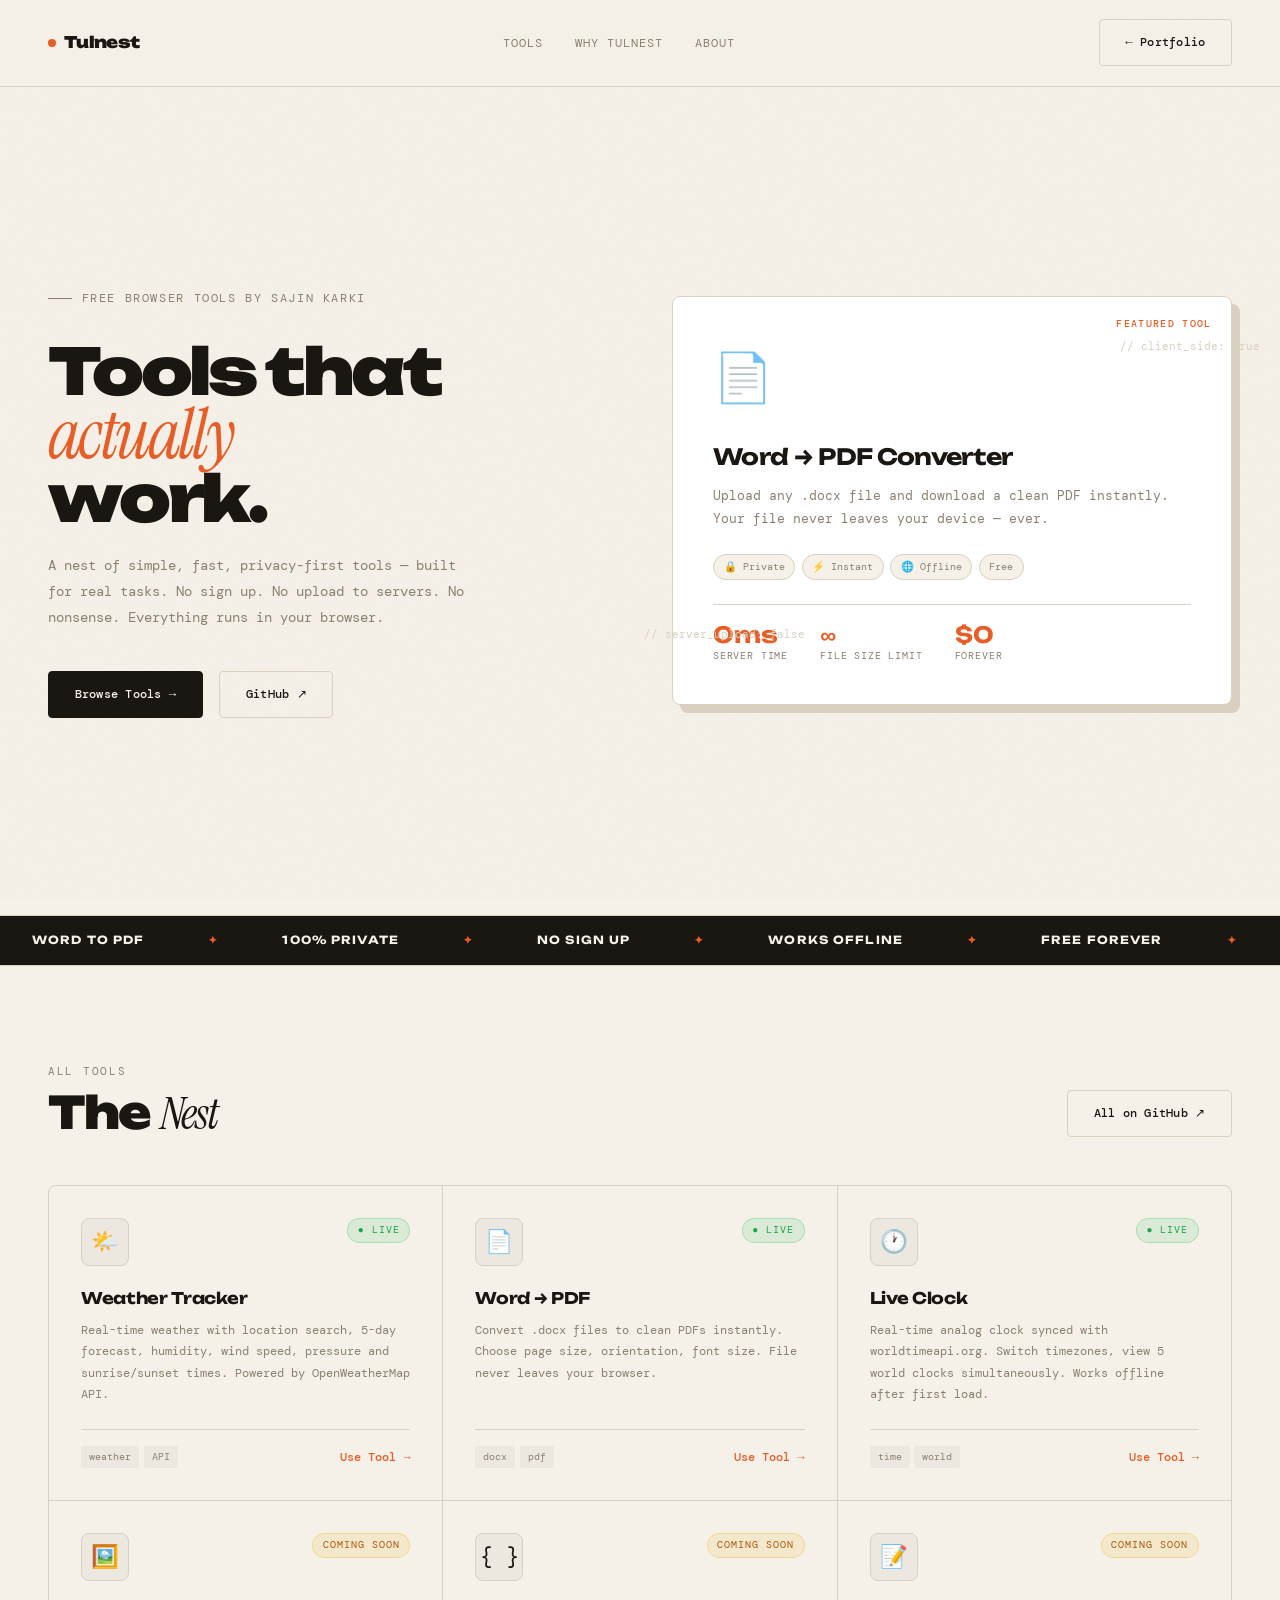
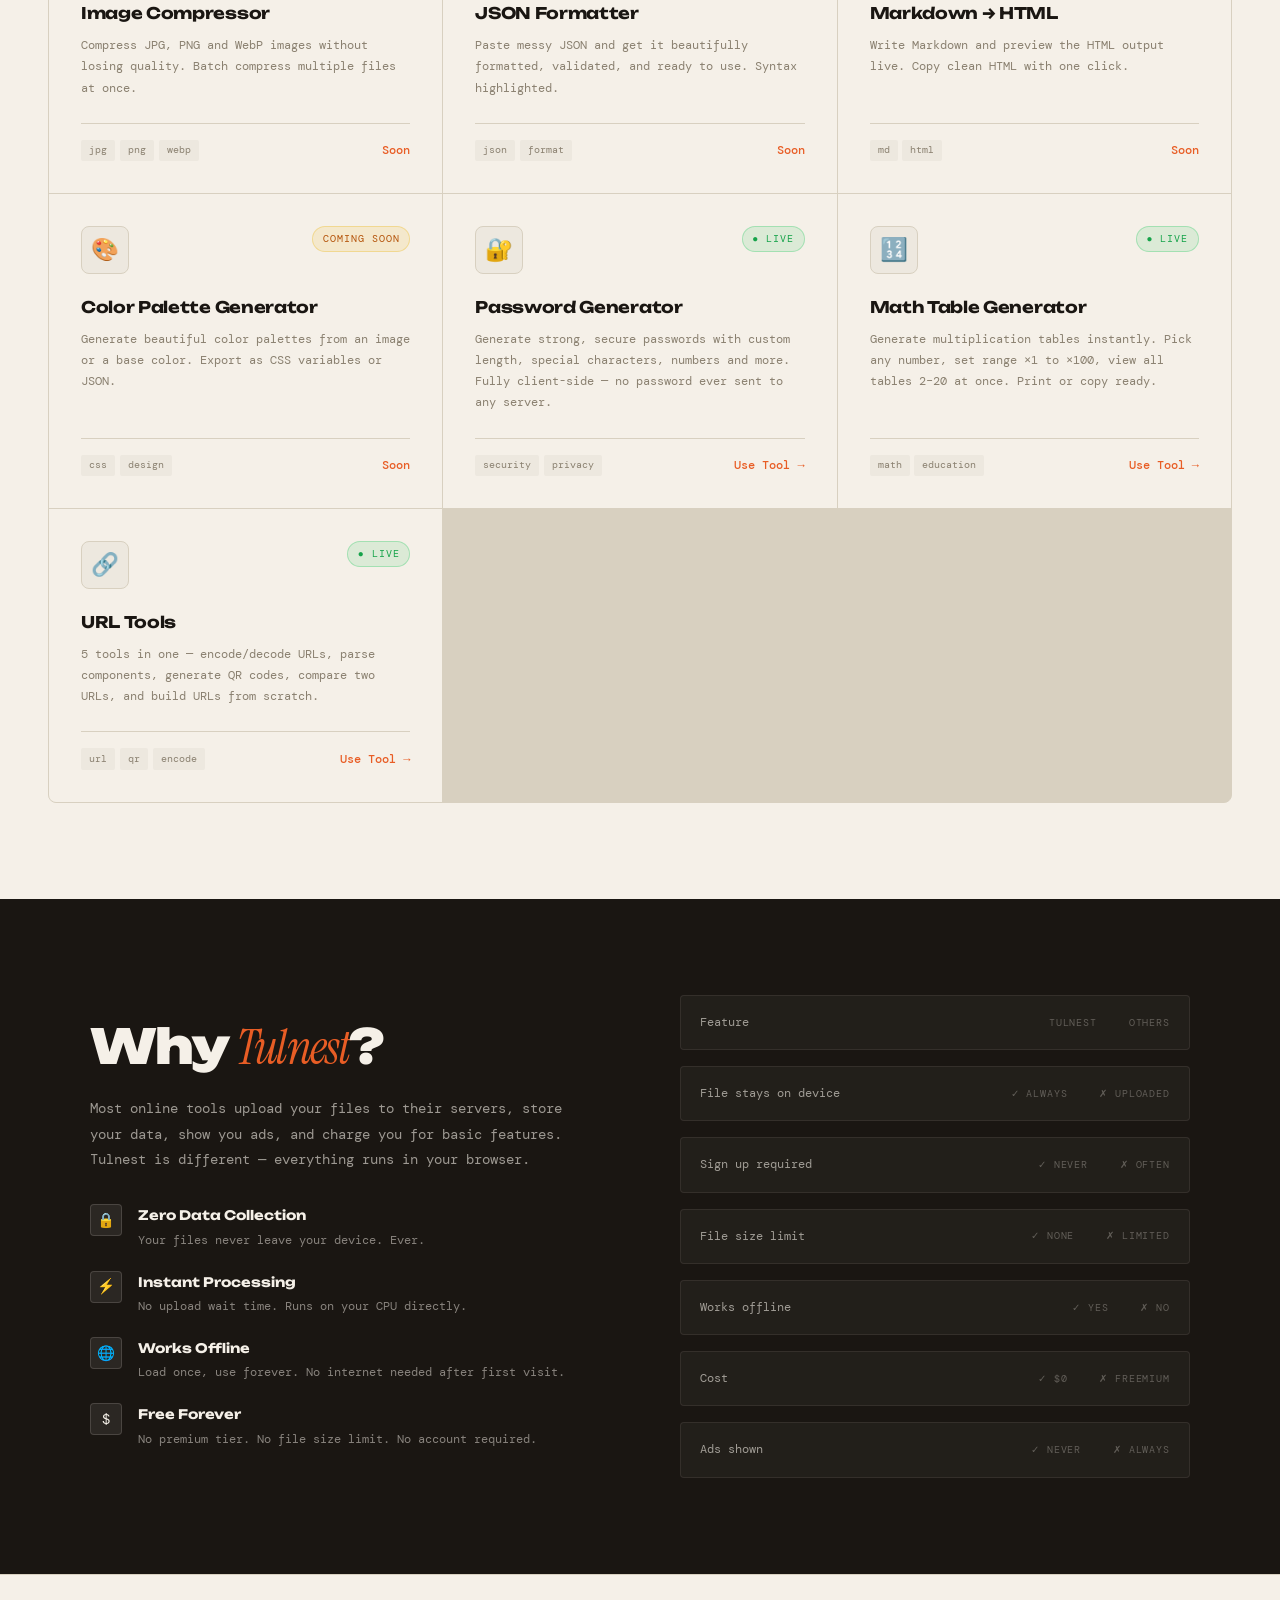
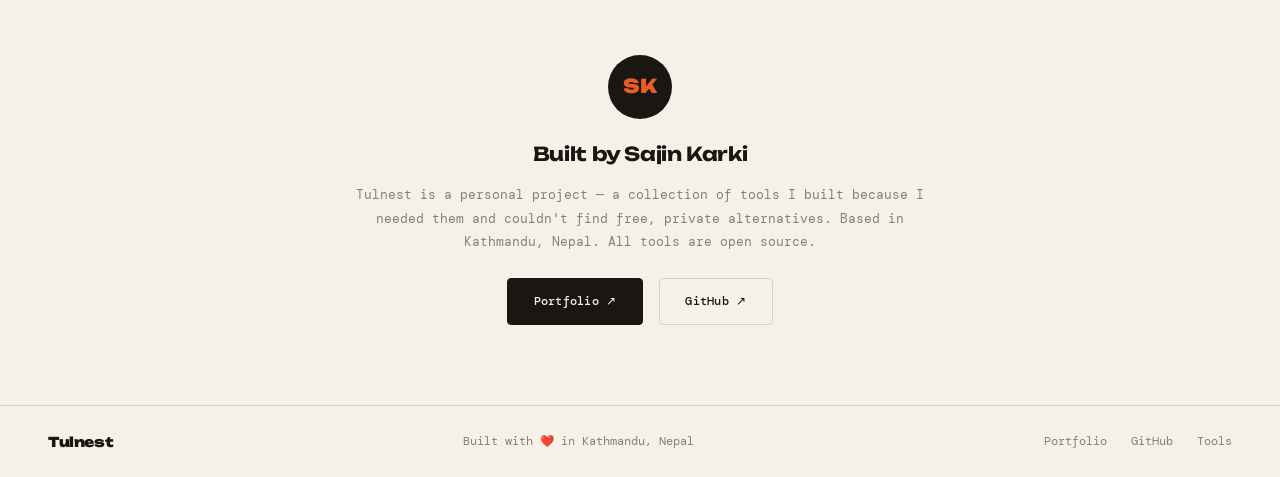
<file: tulnest/index.html>
<!DOCTYPE html>
<html lang="en">
<head>
  <meta charset="UTF-8"/>
  <meta name="viewport" content="width=device-width, initial-scale=1.0"/>
  <title>Tulnest — Tools That Work</title>
  <link href="https://fonts.googleapis.com/css2?family=Instrument+Serif:ital@0;1&family=DM+Mono:wght@300;400;500&family=Unbounded:wght@400;700;900&display=swap" rel="stylesheet"/>
  <style>
    :root {
      --bg: #f5f0e8;
      --bg2: #ede8df;
      --surface: #fff;
      --border: #d8d0c0;
      --text: #1a1612;
      --muted: #8a8070;
      --accent: #e85d25;
      --accent2: #2563eb;
      --font-display: 'Unbounded', sans-serif;
      --font-serif: 'Instrument Serif', serif;
      --font-mono: 'DM Mono', monospace;
      --radius: 4px;
      --transition: 0.2s cubic-bezier(0.4,0,0.2,1);
    }

    *, *::before, *::after { box-sizing: border-box; margin: 0; padding: 0; }
    html { scroll-behavior: smooth; }

    body {
      background: var(--bg);
      color: var(--text);
      font-family: var(--font-mono);
      font-size: 14px;
      line-height: 1.7;
      overflow-x: hidden;
    }

    a { color: inherit; text-decoration: none; }

    /* ── NOISE TEXTURE OVERLAY ── */
    body::before {
      content: '';
      position: fixed; inset: 0; z-index: 0;
      pointer-events: none;
      opacity: 0.03;
      background-image: url("data:image/svg+xml,%3Csvg viewBox='0 0 256 256' xmlns='http://www.w3.org/2000/svg'%3E%3Cfilter id='noise'%3E%3CfeTurbulence type='fractalNoise' baseFrequency='0.9' numOctaves='4' stitchTiles='stitch'/%3E%3C/filter%3E%3Crect width='100%25' height='100%25' filter='url(%23noise)'/%3E%3C/svg%3E");
      background-size: 200px;
    }

    /* ── NAV ── */
    .nav {
      position: sticky; top: 0; z-index: 100;
      display: flex; align-items: center;
      justify-content: space-between;
      padding: 1.2rem 3rem;
      background: rgba(245,240,232,0.92);
      backdrop-filter: blur(12px);
      border-bottom: 1px solid var(--border);
    }

    .nav-logo {
      font-family: var(--font-display);
      font-size: 1rem;
      font-weight: 900;
      letter-spacing: -0.04em;
      display: flex; align-items: center; gap: 0.5rem;
    }
    .nav-logo-dot {
      width: 8px; height: 8px;
      background: var(--accent);
      border-radius: 50%;
      animation: pulse 2s infinite;
    }

    .nav-links {
      display: flex; gap: 2rem; list-style: none;
    }
    .nav-links a {
      font-size: 0.75rem;
      letter-spacing: 0.08em;
      text-transform: uppercase;
      color: var(--muted);
      transition: color var(--transition);
    }
    .nav-links a:hover { color: var(--accent); }

    .nav-portfolio {
      font-size: 0.75rem;
      padding: 0.45rem 1rem;
      border: 1px solid var(--text);
      border-radius: var(--radius);
      transition: all var(--transition);
    }
    .nav-portfolio:hover {
      background: var(--text);
      color: var(--bg);
    }

    .nav-toggle {
      display: none;
      background: none; border: none;
      font-size: 1.3rem; cursor: pointer;
    }

    /* ── HERO ── */
    .hero {
      min-height: 92vh;
      display: grid;
      grid-template-columns: 1fr 1fr;
      align-items: center;
      padding: 5rem 3rem;
      position: relative;
      gap: 4rem;
    }

    .hero-left { position: relative; }

    .hero-eyebrow {
      display: inline-flex; align-items: center; gap: 0.6rem;
      font-size: 0.72rem;
      letter-spacing: 0.14em;
      text-transform: uppercase;
      color: var(--muted);
      margin-bottom: 2rem;
    }
    .hero-eyebrow::before {
      content: '';
      width: 24px; height: 1px;
      background: var(--muted);
    }

    .hero-title {
      font-family: var(--font-display);
      font-size: clamp(2.5rem, 5vw, 4.5rem);
      font-weight: 900;
      line-height: 0.95;
      letter-spacing: -0.05em;
      margin-bottom: 1.5rem;
    }

    .hero-title em {
      font-family: var(--font-serif);
      font-style: italic;
      font-weight: 400;
      color: var(--accent);
      font-size: 1.1em;
    }

    .hero-desc {
      font-size: 0.9rem;
      color: var(--muted);
      max-width: 420px;
      line-height: 1.8;
      margin-bottom: 2.5rem;
    }

    .hero-cta {
      display: flex; gap: 1rem; flex-wrap: wrap;
    }

    .btn {
      display: inline-flex; align-items: center; gap: 0.5rem;
      padding: 0.75rem 1.6rem;
      font-family: var(--font-mono);
      font-size: 0.78rem;
      font-weight: 500;
      border-radius: var(--radius);
      cursor: pointer;
      transition: all var(--transition);
      border: 1px solid transparent;
      letter-spacing: 0.02em;
    }
    .btn-primary {
      background: var(--text);
      color: var(--bg);
      border-color: var(--text);
    }
    .btn-primary:hover {
      background: var(--accent);
      border-color: var(--accent);
    }
    .btn-outline {
      background: transparent;
      border-color: var(--border);
      color: var(--text);
    }
    .btn-outline:hover {
      border-color: var(--text);
    }

    /* Hero Right — Featured Tool Card */
    .hero-right {
      position: relative;
    }

    .hero-featured-card {
      background: var(--surface);
      border: 1px solid var(--border);
      border-radius: 8px;
      padding: 2.5rem;
      box-shadow: 8px 8px 0 var(--border);
      position: relative;
      overflow: hidden;
      animation: fadeUp 0.8s ease both 0.3s;
    }

    .hero-featured-card::before {
      content: 'FEATURED TOOL';
      position: absolute; top: 1.2rem; right: 1.2rem;
      font-size: 0.6rem;
      letter-spacing: 0.14em;
      color: var(--accent);
      font-weight: 500;
    }

    .featured-tool-icon {
      font-size: 3rem; margin-bottom: 1.2rem;
      display: block;
    }

    .featured-tool-name {
      font-family: var(--font-display);
      font-size: 1.4rem;
      font-weight: 700;
      letter-spacing: -0.03em;
      margin-bottom: 0.6rem;
    }

    .featured-tool-desc {
      font-size: 0.82rem;
      color: var(--muted);
      line-height: 1.7;
      margin-bottom: 1.5rem;
    }

    .featured-tool-tags {
      display: flex; gap: 0.4rem; flex-wrap: wrap;
      margin-bottom: 1.5rem;
    }
    .featured-tool-tags span {
      font-size: 0.65rem;
      padding: 0.2rem 0.6rem;
      background: var(--bg);
      border: 1px solid var(--border);
      border-radius: 999px;
      color: var(--muted);
    }

    .featured-tool-stats {
      display: flex; gap: 2rem;
      padding-top: 1.2rem;
      border-top: 1px solid var(--border);
    }
    .stat { display: flex; flex-direction: column; }
    .stat-num {
      font-family: var(--font-display);
      font-size: 1.4rem;
      font-weight: 700;
      color: var(--accent);
      line-height: 1;
    }
    .stat-label {
      font-size: 0.65rem;
      color: var(--muted);
      text-transform: uppercase;
      letter-spacing: 0.08em;
    }

    /* Floating decorative elements */
    .hero-deco {
      position: absolute;
      font-family: var(--font-mono);
      font-size: 0.7rem;
      color: var(--border);
      pointer-events: none;
    }
    .hero-deco-1 { top: 10%; right: -5%; }
    .hero-deco-2 { bottom: 15%; left: -5%; }

    /* ── MARQUEE ── */
    .marquee-wrap {
      border-top: 1px solid var(--border);
      border-bottom: 1px solid var(--border);
      background: var(--text);
      padding: 0.8rem 0;
      overflow: hidden;
      white-space: nowrap;
    }
    .marquee-track {
      display: inline-flex;
      animation: marquee 20s linear infinite;
    }
    .marquee-track span {
      font-family: var(--font-display);
      font-size: 0.7rem;
      font-weight: 700;
      letter-spacing: 0.1em;
      color: var(--bg);
      padding: 0 2rem;
      text-transform: uppercase;
    }
    .marquee-track span.accent { color: var(--accent); }

    /* ── TOOLS SECTION ── */
    .section {
      padding: 6rem 3rem;
      position: relative;
    }

    .section-header {
      display: flex;
      justify-content: space-between;
      align-items: flex-end;
      margin-bottom: 3rem;
    }

    .section-label {
      font-size: 0.68rem;
      letter-spacing: 0.16em;
      text-transform: uppercase;
      color: var(--muted);
      margin-bottom: 0.6rem;
    }

    .section-title {
      font-family: var(--font-display);
      font-size: clamp(1.8rem, 4vw, 2.8rem);
      font-weight: 900;
      letter-spacing: -0.04em;
      line-height: 1;
    }

    .section-title em {
      font-family: var(--font-serif);
      font-style: italic;
      font-weight: 400;
    }

    .tools-grid {
      display: grid;
      grid-template-columns: repeat(3, 1fr);
      gap: 1px;
      border: 1px solid var(--border);
      background: var(--border);
      border-radius: 8px;
      overflow: hidden;
    }

    .tool-card {
      background: var(--bg);
      padding: 2rem;
      transition: background var(--transition);
      position: relative;
      display: flex;
      flex-direction: column;
    }

    .tool-card:hover { background: var(--surface); }

    .tool-card-top {
      display: flex;
      justify-content: space-between;
      align-items: flex-start;
      margin-bottom: 1.2rem;
    }

    .tool-icon {
      width: 48px; height: 48px;
      background: var(--bg2);
      border: 1px solid var(--border);
      border-radius: 8px;
      display: flex; align-items: center;
      justify-content: center;
      font-size: 1.4rem;
    }

    .tool-status {
      font-size: 0.62rem;
      letter-spacing: 0.1em;
      text-transform: uppercase;
      padding: 0.2rem 0.6rem;
      border-radius: 999px;
    }
    .tool-status.live {
      background: rgba(34,197,94,0.12);
      color: #16a34a;
      border: 1px solid rgba(34,197,94,0.3);
    }
    .tool-status.soon {
      background: rgba(234,179,8,0.12);
      color: #b45309;
      border: 1px solid rgba(234,179,8,0.3);
    }

    .tool-name {
      font-family: var(--font-display);
      font-size: 1rem;
      font-weight: 700;
      letter-spacing: -0.02em;
      margin-bottom: 0.5rem;
    }

    .tool-desc {
      font-size: 0.78rem;
      color: var(--muted);
      line-height: 1.7;
      flex: 1;
      margin-bottom: 1.5rem;
    }

    .tool-footer {
      display: flex;
      justify-content: space-between;
      align-items: center;
      padding-top: 1rem;
      border-top: 1px solid var(--border);
    }

    .tool-tags {
      display: flex; gap: 0.3rem;
    }
    .tool-tags span {
      font-size: 0.62rem;
      color: var(--muted);
      padding: 0.15rem 0.5rem;
      background: var(--bg2);
      border-radius: 2px;
    }

    .tool-link {
      font-size: 0.75rem;
      color: var(--accent);
      font-weight: 500;
      transition: gap var(--transition);
      display: flex; align-items: center; gap: 0.3rem;
    }
    .tool-link:hover { gap: 0.6rem; }

    .tool-card.coming-soon {
      opacity: 0.6;
      pointer-events: none;
    }

    /* ── WHY TULNEST ── */
    .why-section {
      background: var(--text);
      color: var(--bg);
      padding: 6rem 3rem;
    }

    .why-grid {
      display: grid;
      grid-template-columns: 1fr 1fr;
      gap: 5rem;
      align-items: center;
      max-width: 1100px;
      margin: 0 auto;
    }

    .why-left h2 {
      font-family: var(--font-display);
      font-size: clamp(2rem, 4vw, 3rem);
      font-weight: 900;
      letter-spacing: -0.04em;
      line-height: 1;
      margin-bottom: 1.5rem;
    }

    .why-left h2 em {
      font-family: var(--font-serif);
      font-style: italic;
      font-weight: 400;
      color: var(--accent);
    }

    .why-left p {
      font-size: 0.88rem;
      color: rgba(245,240,232,0.6);
      line-height: 1.8;
      margin-bottom: 2rem;
    }

    .why-points {
      display: flex; flex-direction: column; gap: 1.2rem;
    }

    .why-point {
      display: flex; gap: 1rem; align-items: flex-start;
    }

    .why-point-icon {
      width: 32px; height: 32px;
      background: rgba(245,240,232,0.08);
      border: 1px solid rgba(245,240,232,0.15);
      border-radius: 4px;
      display: flex; align-items: center;
      justify-content: center;
      font-size: 0.9rem;
      flex-shrink: 0;
    }

    .why-point-text h4 {
      font-family: var(--font-display);
      font-size: 0.82rem;
      font-weight: 700;
      margin-bottom: 0.2rem;
    }

    .why-point-text p {
      font-size: 0.75rem;
      color: rgba(245,240,232,0.5);
      margin: 0;
    }

    .why-right {
      display: flex; flex-direction: column; gap: 1rem;
    }

    .compare-row {
      display: flex; align-items: center;
      justify-content: space-between;
      padding: 1rem 1.2rem;
      background: rgba(245,240,232,0.04);
      border: 1px solid rgba(245,240,232,0.08);
      border-radius: 4px;
      font-size: 0.78rem;
    }

    .compare-label { color: rgba(245,240,232,0.6); }

    .compare-vals {
      display: flex; gap: 2rem;
    }

    .compare-val {
      display: flex; flex-direction: column;
      align-items: center; gap: 0.2rem;
    }

    .compare-val span:first-child {
      font-size: 0.65rem;
      color: rgba(245,240,232,0.3);
      text-transform: uppercase;
      letter-spacing: 0.08em;
    }

    .yes { color: #4ade80; }
    .no { color: #f87171; }

    /* ── BY SAJIN ── */
    .by-section {
      padding: 5rem 3rem;
      border-top: 1px solid var(--border);
    }

    .by-inner {
      max-width: 600px;
      margin: 0 auto;
      text-align: center;
    }

    .by-avatar {
      width: 64px; height: 64px;
      background: var(--text);
      border-radius: 50%;
      margin: 0 auto 1.2rem;
      display: flex; align-items: center;
      justify-content: center;
      font-family: var(--font-display);
      font-size: 1.2rem;
      font-weight: 900;
      color: var(--accent);
    }

    .by-inner h3 {
      font-family: var(--font-display);
      font-size: 1.2rem;
      font-weight: 700;
      letter-spacing: -0.02em;
      margin-bottom: 0.8rem;
    }

    .by-inner p {
      font-size: 0.82rem;
      color: var(--muted);
      line-height: 1.8;
      margin-bottom: 1.5rem;
    }

    /* ── FOOTER ── */
    .footer {
      padding: 1.5rem 3rem;
      border-top: 1px solid var(--border);
      display: flex;
      justify-content: space-between;
      align-items: center;
      font-size: 0.72rem;
      color: var(--muted);
    }

    .footer a { transition: color var(--transition); }
    .footer a:hover { color: var(--accent); }

    .footer-logo {
      font-family: var(--font-display);
      font-size: 0.85rem;
      font-weight: 900;
      color: var(--text);
      letter-spacing: -0.03em;
    }

    /* ── ANIMATIONS ── */
    @keyframes fadeUp {
      from { opacity: 0; transform: translateY(20px); }
      to { opacity: 1; transform: translateY(0); }
    }

    @keyframes pulse {
      0%, 100% { transform: scale(1); opacity: 1; }
      50% { transform: scale(1.4); opacity: 0.6; }
    }

    @keyframes marquee {
      from { transform: translateX(0); }
      to { transform: translateX(-50%); }
    }

    .reveal {
      opacity: 0; transform: translateY(16px);
      transition: opacity 0.5s ease, transform 0.5s ease;
    }
    .reveal.visible { opacity: 1; transform: none; }

    /* ── RESPONSIVE ── */
    @media (max-width: 960px) {
      .hero { grid-template-columns: 1fr; min-height: auto; }
      .hero-right { display: none; }
      .tools-grid { grid-template-columns: 1fr 1fr; }
      .why-grid { grid-template-columns: 1fr; gap: 3rem; }
    }

    @media (max-width: 600px) {
      .nav { padding: 1rem 1.2rem; }
      .nav-links { display: none; }
      .nav-links.open {
        display: flex; flex-direction: column;
        position: fixed; inset: 0; top: 58px;
        background: var(--bg);
        align-items: center; justify-content: center;
        gap: 2rem; z-index: 99;
      }
      .nav-toggle { display: block; }
      .hero { padding: 3rem 1.2rem; }
      .section { padding: 4rem 1.2rem; }
      .why-section { padding: 4rem 1.2rem; }
      .tools-grid { grid-template-columns: 1fr; }
      .footer { flex-direction: column; gap: 0.8rem; text-align: center; }
    }
  </style>
</head>
<body>

  <!-- NAV -->
  <nav class="nav">
    <div class="nav-logo">
      <span class="nav-logo-dot"></span>
      Tulnest
    </div>
    <ul class="nav-links" id="navLinks">
      <li><a href="#tools">Tools</a></li>
      <li><a href="#why">Why Tulnest</a></li>
      <li><a href="#about">About</a></li>
    </ul>
    <a href="https://sajinkarki.github.io" class="nav-portfolio btn-outline btn">← Portfolio</a>
    <button class="nav-toggle" id="navToggle">☰</button>
  </nav>

  <!-- HERO -->
  <section class="hero">
    <div class="hero-left">
      <div class="hero-eyebrow">Free browser tools by Sajin Karki</div>
      <h1 class="hero-title">
        Tools that<br/>
        <em>actually</em><br/>
        work.
      </h1>
      <p class="hero-desc">
        A nest of simple, fast, privacy-first tools —
        built for real tasks. No sign up. No upload to servers.
        No nonsense. Everything runs in your browser.
      </p>
      <div class="hero-cta">
        <a href="#tools" class="btn btn-primary">Browse Tools →</a>
        <a href="https://github.com/sajinkarki" class="btn btn-outline" target="_blank">GitHub ↗</a>
      </div>
    </div>

    <div class="hero-right">
      <div class="hero-featured-card">
        <span class="featured-tool-icon">📄</span>
        <div class="featured-tool-name">Word → PDF Converter</div>
        <p class="featured-tool-desc">
          Upload any .docx file and download a clean PDF instantly.
          Your file never leaves your device — ever.
        </p>
        <div class="featured-tool-tags">
          <span>🔒 Private</span>
          <span>⚡ Instant</span>
          <span>🌐 Offline</span>
          <span>Free</span>
        </div>
        <div class="featured-tool-stats">
          <div class="stat">
            <span class="stat-num">0ms</span>
            <span class="stat-label">Server time</span>
          </div>
          <div class="stat">
            <span class="stat-num">∞</span>
            <span class="stat-label">File size limit</span>
          </div>
          <div class="stat">
            <span class="stat-num">$0</span>
            <span class="stat-label">Forever</span>
          </div>
        </div>
      </div>
      <div class="hero-deco hero-deco-1">// client_side: true</div>
      <div class="hero-deco hero-deco-2">// server_upload: false</div>
    </div>
  </section>

  <!-- MARQUEE -->
  <div class="marquee-wrap">
    <div class="marquee-track">
      <span>Word to PDF</span><span class="accent">✦</span>
      <span>100% Private</span><span class="accent">✦</span>
      <span>No Sign Up</span><span class="accent">✦</span>
      <span>Works Offline</span><span class="accent">✦</span>
      <span>Free Forever</span><span class="accent">✦</span>
      <span>Built in Nepal</span><span class="accent">✦</span>
      <span>Open Source</span><span class="accent">✦</span>
      <span>Word to PDF</span><span class="accent">✦</span>
      <span>100% Private</span><span class="accent">✦</span>
      <span>No Sign Up</span><span class="accent">✦</span>
      <span>Works Offline</span><span class="accent">✦</span>
      <span>Free Forever</span><span class="accent">✦</span>
      <span>Built in Nepal</span><span class="accent">✦</span>
      <span>Open Source</span><span class="accent">✦</span>
    </div>
  </div>

  <!-- TOOLS -->
  <section class="section" id="tools">
    <div class="section-header reveal">
      <div>
        <div class="section-label">All Tools</div>
        <h2 class="section-title">The <em>Nest</em></h2>
      </div>
      <a href="https://github.com/sajinkarki" class="btn btn-outline" target="_blank">All on GitHub ↗</a>
    </div>

    <div class="tools-grid">

      <!-- Tool 1 — Weather Tracker (LIVE) -->
      <div class="tool-card reveal">
        <div class="tool-card-top">
          <div class="tool-icon">🌤️</div>
          <span class="tool-status live">● Live</span>
        </div>
        <div class="tool-name">Weather Tracker</div>
        <p class="tool-desc">
          Real-time weather with location search, 5-day forecast,
          humidity, wind speed, pressure and sunrise/sunset times.
          Powered by OpenWeatherMap API.
        </p>
        <div class="tool-footer">
          <div class="tool-tags">
            <span>weather</span><span>API</span>
          </div>
          <a href="tools/weather-tracker/" class="tool-link">
            Use Tool →
          </a>
        </div>
      </div>

      <!-- Tool 2 — Word to PDF (LIVE) -->
      <div class="tool-card reveal">
        <div class="tool-card-top">
          <div class="tool-icon">📄</div>
          <span class="tool-status live">● Live</span>
        </div>
        <div class="tool-name">Word → PDF</div>
        <p class="tool-desc">
          Convert .docx files to clean PDFs instantly.
          Choose page size, orientation, font size.
          File never leaves your browser.
        </p>
        <div class="tool-footer">
          <div class="tool-tags">
            <span>docx</span><span>pdf</span>
          </div>
          <a href="tools/word-to-pdf/" class="tool-link">
            Use Tool →
          </a>
        </div>
      </div>

      <!-- Tool 2 — Live Clock (LIVE) -->
      <div class="tool-card reveal">
        <div class="tool-card-top">
          <div class="tool-icon">🕐</div>
          <span class="tool-status live">● Live</span>
        </div>
        <div class="tool-name">Live Clock</div>
        <p class="tool-desc">
          Real-time analog clock synced with worldtimeapi.org.
          Switch timezones, view 5 world clocks simultaneously.
          Works offline after first load.
        </p>
        <div class="tool-footer">
          <div class="tool-tags">
            <span>time</span><span>world</span>
          </div>
          <a href="tools/live-clock/" class="tool-link">
            Use Tool →
          </a>
        </div>
      </div>

      <!-- Tool 3 — Image Compressor (Coming Soon) -->
      <div class="tool-card coming-soon reveal">
        <div class="tool-card-top">
          <div class="tool-icon">🖼️</div>
          <span class="tool-status soon">Coming Soon</span>
        </div>
        <div class="tool-name">Image Compressor</div>
        <p class="tool-desc">
          Compress JPG, PNG and WebP images without losing quality.
          Batch compress multiple files at once.
        </p>
        <div class="tool-footer">
          <div class="tool-tags">
            <span>jpg</span><span>png</span><span>webp</span>
          </div>
          <span class="tool-link">Soon</span>
        </div>
      </div>

      <!-- Tool 3 — JSON Formatter (Coming Soon) -->
      <div class="tool-card coming-soon reveal">
        <div class="tool-card-top">
          <div class="tool-icon">{ }</div>
          <span class="tool-status soon">Coming Soon</span>
        </div>
        <div class="tool-name">JSON Formatter</div>
        <p class="tool-desc">
          Paste messy JSON and get it beautifully formatted,
          validated, and ready to use. Syntax highlighted.
        </p>
        <div class="tool-footer">
          <div class="tool-tags">
            <span>json</span><span>format</span>
          </div>
          <span class="tool-link">Soon</span>
        </div>
      </div>

      <!-- Tool 4 — Markdown to HTML (Coming Soon) -->
      <div class="tool-card coming-soon reveal">
        <div class="tool-card-top">
          <div class="tool-icon">📝</div>
          <span class="tool-status soon">Coming Soon</span>
        </div>
        <div class="tool-name">Markdown → HTML</div>
        <p class="tool-desc">
          Write Markdown and preview the HTML output live.
          Copy clean HTML with one click.
        </p>
        <div class="tool-footer">
          <div class="tool-tags">
            <span>md</span><span>html</span>
          </div>
          <span class="tool-link">Soon</span>
        </div>
      </div>

      <!-- Tool 5 — Color Picker (Coming Soon) -->
      <div class="tool-card coming-soon reveal">
        <div class="tool-card-top">
          <div class="tool-icon">🎨</div>
          <span class="tool-status soon">Coming Soon</span>
        </div>
        <div class="tool-name">Color Palette Generator</div>
        <p class="tool-desc">
          Generate beautiful color palettes from an image or
          a base color. Export as CSS variables or JSON.
        </p>
        <div class="tool-footer">
          <div class="tool-tags">
            <span>css</span><span>design</span>
          </div>
          <span class="tool-link">Soon</span>
        </div>
      </div>

      <!-- Tool 6 — Password Generator (LIVE) -->
      <div class="tool-card reveal">
        <div class="tool-card-top">
          <div class="tool-icon">🔐</div>
          <span class="tool-status live">● Live</span>
        </div>
        <div class="tool-name">Password Generator</div>
        <p class="tool-desc">
          Generate strong, secure passwords with custom length,
          special characters, numbers and more.
          Fully client-side — no password ever sent to any server.
        </p>
        <div class="tool-footer">
          <div class="tool-tags">
            <span>security</span><span>privacy</span>
          </div>
          <a href="tools/password-generator/" class="tool-link">Use Tool →</a>
        </div>
      </div>

      <!-- Tool 7 — Math Table Generator (LIVE) -->
      <div class="tool-card reveal">
        <div class="tool-card-top">
          <div class="tool-icon">🔢</div>
          <span class="tool-status live">● Live</span>
        </div>
        <div class="tool-name">Math Table Generator</div>
        <p class="tool-desc">
          Generate multiplication tables instantly. Pick any number,
          set range ×1 to ×100, view all tables 2–20 at once.
          Print or copy ready.
        </p>
        <div class="tool-footer">
          <div class="tool-tags">
            <span>math</span><span>education</span>
          </div>
          <a href="tools/math-table/" class="tool-link">Use Tool →</a>
        </div>
      </div>

      <!-- Tool 8 — URL Tools (LIVE) -->
      <div class="tool-card reveal">
        <div class="tool-card-top">
          <div class="tool-icon">🔗</div>
          <span class="tool-status live">● Live</span>
        </div>
        <div class="tool-name">URL Tools</div>
        <p class="tool-desc">
          5 tools in one — encode/decode URLs, parse components,
          generate QR codes, compare two URLs, and build URLs from scratch.
        </p>
        <div class="tool-footer">
          <div class="tool-tags">
            <span>url</span><span>qr</span><span>encode</span>
          </div>
          <a href="tools/url-tools/" class="tool-link">Use Tool →</a>
        </div>
      </div>

    </div>
  </section>

  <!-- WHY TULNEST -->
  <section class="why-section" id="why">
    <div class="why-grid">
      <div class="why-left reveal">
        <h2>Why <em>Tulnest</em>?</h2>
        <p>
          Most online tools upload your files to their servers,
          store your data, show you ads, and charge you for basic features.
          Tulnest is different — everything runs in your browser.
        </p>
        <div class="why-points">
          <div class="why-point">
            <div class="why-point-icon">🔒</div>
            <div class="why-point-text">
              <h4>Zero Data Collection</h4>
              <p>Your files never leave your device. Ever.</p>
            </div>
          </div>
          <div class="why-point">
            <div class="why-point-icon">⚡</div>
            <div class="why-point-text">
              <h4>Instant Processing</h4>
              <p>No upload wait time. Runs on your CPU directly.</p>
            </div>
          </div>
          <div class="why-point">
            <div class="why-point-icon">🌐</div>
            <div class="why-point-text">
              <h4>Works Offline</h4>
              <p>Load once, use forever. No internet needed after first visit.</p>
            </div>
          </div>
          <div class="why-point">
            <div class="why-point-icon">$</div>
            <div class="why-point-text">
              <h4>Free Forever</h4>
              <p>No premium tier. No file size limit. No account required.</p>
            </div>
          </div>
        </div>
      </div>

      <div class="why-right reveal">
        <div class="compare-row">
          <span class="compare-label">Feature</span>
          <div class="compare-vals">
            <div class="compare-val">
              <span>Tulnest</span>
            </div>
            <div class="compare-val">
              <span>Others</span>
            </div>
          </div>
        </div>
        <div class="compare-row">
          <span class="compare-label">File stays on device</span>
          <div class="compare-vals">
            <div class="compare-val"><span class="yes">✓ Always</span></div>
            <div class="compare-val"><span class="no">✗ Uploaded</span></div>
          </div>
        </div>
        <div class="compare-row">
          <span class="compare-label">Sign up required</span>
          <div class="compare-vals">
            <div class="compare-val"><span class="yes">✓ Never</span></div>
            <div class="compare-val"><span class="no">✗ Often</span></div>
          </div>
        </div>
        <div class="compare-row">
          <span class="compare-label">File size limit</span>
          <div class="compare-vals">
            <div class="compare-val"><span class="yes">✓ None</span></div>
            <div class="compare-val"><span class="no">✗ Limited</span></div>
          </div>
        </div>
        <div class="compare-row">
          <span class="compare-label">Works offline</span>
          <div class="compare-vals">
            <div class="compare-val"><span class="yes">✓ Yes</span></div>
            <div class="compare-val"><span class="no">✗ No</span></div>
          </div>
        </div>
        <div class="compare-row">
          <span class="compare-label">Cost</span>
          <div class="compare-vals">
            <div class="compare-val"><span class="yes">✓ $0</span></div>
            <div class="compare-val"><span class="no">✗ Freemium</span></div>
          </div>
        </div>
        <div class="compare-row">
          <span class="compare-label">Ads shown</span>
          <div class="compare-vals">
            <div class="compare-val"><span class="yes">✓ Never</span></div>
            <div class="compare-val"><span class="no">✗ Always</span></div>
          </div>
        </div>
      </div>
    </div>
  </section>

  <!-- ABOUT / BY SAJIN -->
  <section class="by-section" id="about">
    <div class="by-inner reveal">
      <div class="by-avatar">SK</div>
      <h3>Built by Sajin Karki</h3>
      <p>
        Tulnest is a personal project — a collection of tools I built
        because I needed them and couldn't find free, private alternatives.
        Based in Kathmandu, Nepal. All tools are open source.
      </p>
      <div style="display:flex; gap:1rem; justify-content:center; flex-wrap:wrap;">
        <a href="https://sajinkarki.github.io" class="btn btn-primary">Portfolio ↗</a>
        <a href="https://github.com/sajinkarki" class="btn btn-outline" target="_blank">GitHub ↗</a>
      </div>
    </div>
  </section>

  <!-- FOOTER -->
  <footer class="footer">
    <span class="footer-logo">Tulnest</span>
    <span>Built with ❤️ in Kathmandu, Nepal</span>
    <div style="display:flex; gap:1.5rem;">
      <a href="https://sajinkarki.github.io">Portfolio</a>
      <a href="https://github.com/sajinkarki" target="_blank">GitHub</a>
      <a href="#tools">Tools</a>
    </div>
  </footer>

  <script>
    // Nav toggle
    const toggle = document.getElementById('navToggle');
    const links = document.getElementById('navLinks');
    toggle?.addEventListener('click', () => links.classList.toggle('open'));
    links?.querySelectorAll('a').forEach(a =>
      a.addEventListener('click', () => links.classList.remove('open'))
    );

    // Scroll reveal
    const reveals = document.querySelectorAll('.reveal');
    const observer = new IntersectionObserver((entries) => {
      entries.forEach((entry, i) => {
        if (entry.isIntersecting) {
          setTimeout(() => entry.target.classList.add('visible'), i * 100);
          observer.unobserve(entry.target);
        }
      });
    }, { threshold: 0.1 });
    reveals.forEach(el => observer.observe(el));
  </script>
</body>
</html>
</file>
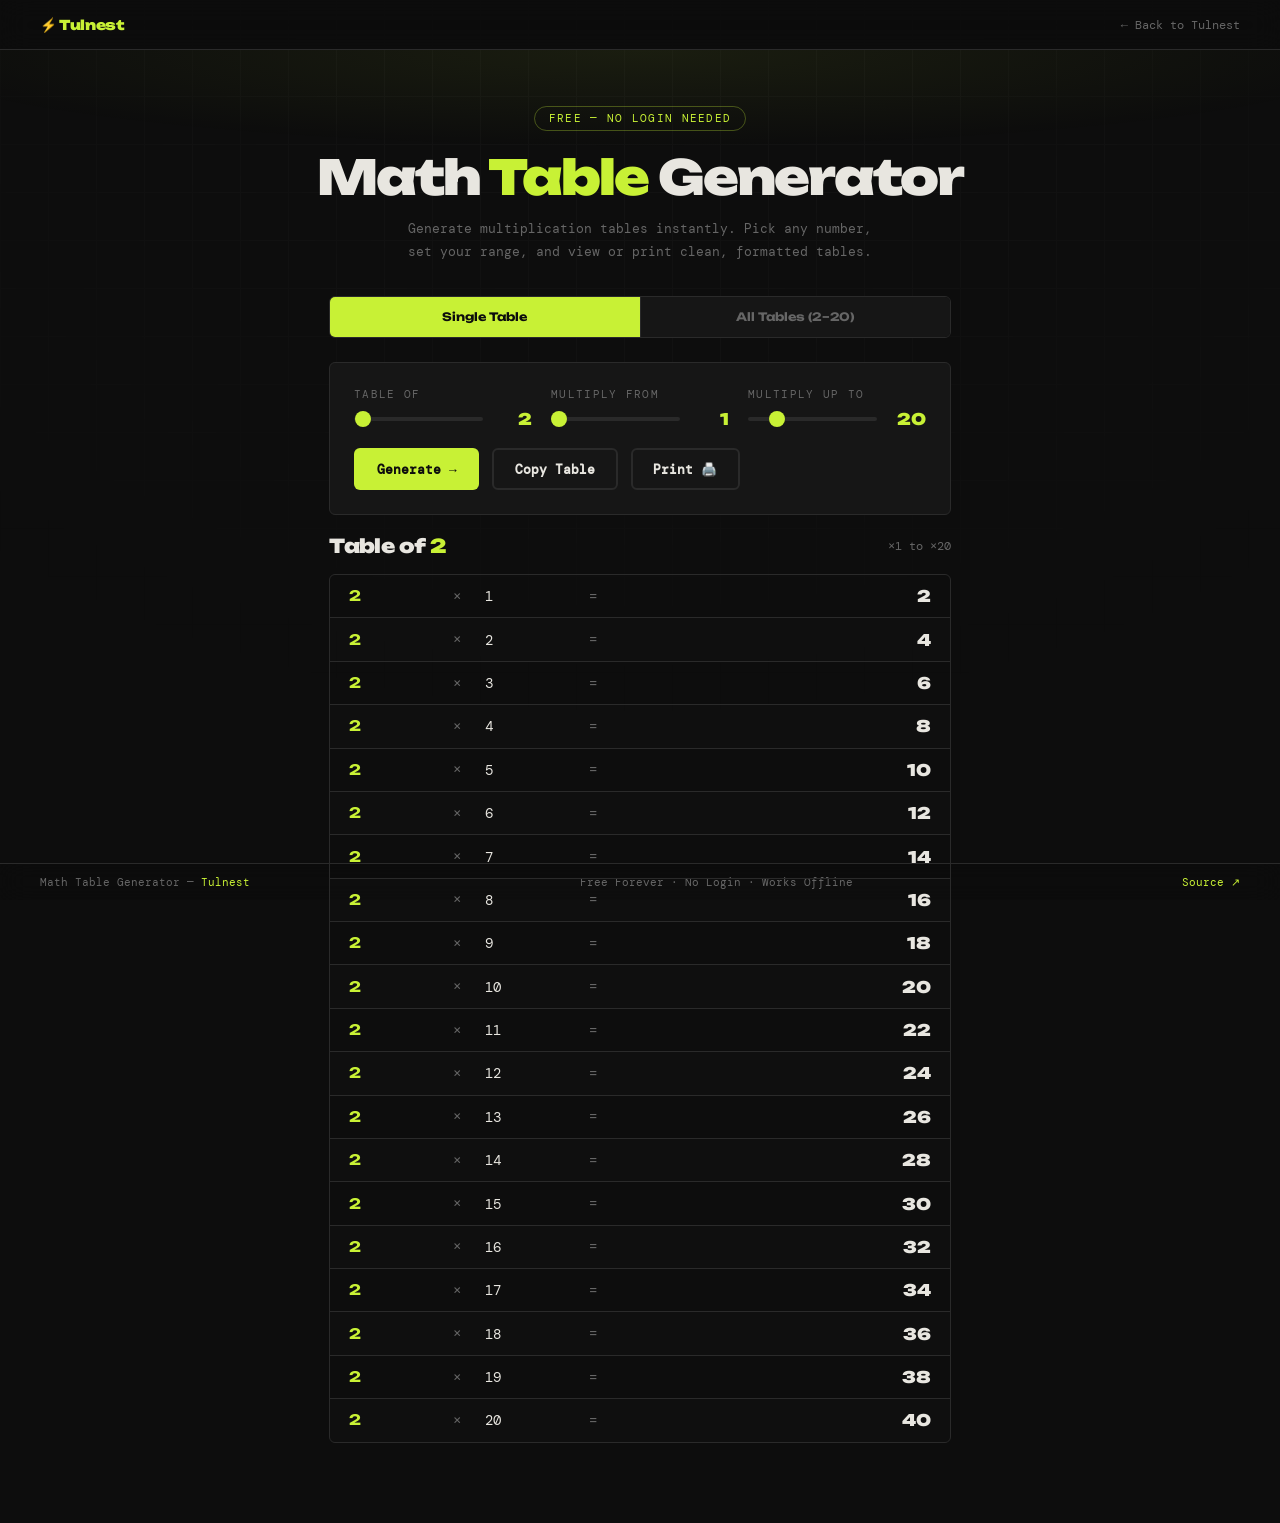
<file: tulnest/tools/math-table/index.html>
<!DOCTYPE html>
<html lang="en">
<head>
  <meta charset="UTF-8"/>
  <meta name="viewport" content="width=device-width, initial-scale=1.0"/>
  <title>Math Table Generator — Tulnest</title>
  <link href="https://fonts.googleapis.com/css2?family=Unbounded:wght@400;700;900&family=DM+Mono:wght@300;400;500&display=swap" rel="stylesheet"/>
  <style>
    :root {
      --bg: #0d0d0d;
      --surface: #161616;
      --surface2: #1e1e1e;
      --border: #2a2a2a;
      --text: #e8e6e0;
      --muted: #666;
      --accent: #c8f135;
      --accent2: #f13568;
      --font-display: 'Unbounded', sans-serif;
      --font-mono: 'DM Mono', monospace;
      --radius: 6px;
      --transition: 0.2s ease;
    }

    *, *::before, *::after { box-sizing: border-box; margin: 0; padding: 0; }
    html { scroll-behavior: smooth; }

    body {
      background: var(--bg);
      color: var(--text);
      font-family: var(--font-mono);
      min-height: 100vh;
      display: flex; flex-direction: column;
      position: relative; overflow-x: hidden;
    }

    body::before {
      content: '';
      position: fixed; inset: 0;
      background-image:
        linear-gradient(var(--border) 1px, transparent 1px),
        linear-gradient(90deg, var(--border) 1px, transparent 1px);
      background-size: 48px 48px;
      opacity: 0.2;
      mask-image: radial-gradient(ellipse 80% 80% at 50% 0%, black 30%, transparent 100%);
      pointer-events: none;
    }

    /* NAV */
    .nav {
      position: sticky; top: 0; z-index: 100;
      display: flex; align-items: center; justify-content: space-between;
      padding: 1rem 2.5rem;
      background: rgba(13,13,13,0.92);
      backdrop-filter: blur(14px);
      border-bottom: 1px solid var(--border);
    }
    .nav-logo {
      font-family: var(--font-display);
      font-size: 0.85rem; font-weight: 900;
      color: var(--accent); letter-spacing: -0.03em;
    }
    .nav-back {
      font-size: 0.75rem; color: var(--muted);
      text-decoration: none; transition: color var(--transition);
    }
    .nav-back:hover { color: var(--accent); }

    /* HERO */
    .hero {
      text-align: center; padding: 3.5rem 2rem 2rem;
      position: relative;
    }
    .hero::before {
      content: '';
      position: absolute; inset: 0;
      background: radial-gradient(ellipse 60% 40% at 50% 0%, rgba(200,241,53,0.07), transparent);
      pointer-events: none;
    }
    .hero-tag {
      display: inline-block;
      font-size: 0.68rem; letter-spacing: 0.12em;
      text-transform: uppercase; color: var(--accent);
      padding: 0.28rem 0.85rem;
      border: 1px solid rgba(200,241,53,0.3);
      border-radius: 999px; margin-bottom: 1rem;
    }
    .hero h1 {
      font-family: var(--font-display);
      font-size: clamp(1.8rem, 5vw, 3rem);
      font-weight: 900; letter-spacing: -0.04em;
      margin-bottom: 0.6rem;
    }
    .hero h1 span { color: var(--accent); }
    .hero p {
      color: var(--muted); font-size: 0.83rem;
      max-width: 480px; margin: 0 auto; line-height: 1.8;
    }

    /* MAIN */
    .main {
      max-width: 1000px; margin: 0 auto;
      padding: 0 1.5rem 5rem;
      flex: 1; position: relative; z-index: 1;
    }

    /* TABS */
    .tabs {
      display: flex; gap: 0;
      border: 1px solid var(--border);
      border-radius: var(--radius);
      overflow: hidden;
      margin-bottom: 1.5rem;
    }
    .tab-btn {
      flex: 1; padding: 0.8rem;
      background: var(--surface);
      border: none; color: var(--muted);
      font-family: var(--font-display);
      font-size: 0.72rem; font-weight: 700;
      cursor: pointer; transition: all var(--transition);
      letter-spacing: -0.01em;
      border-right: 1px solid var(--border);
    }
    .tab-btn:last-child { border-right: none; }
    .tab-btn.active { background: var(--accent); color: #0d0d0d; }
    .tab-btn:hover:not(.active) { color: var(--accent); background: var(--surface2); }

    /* CONTROLS */
    .controls-wrap {
      background: var(--surface);
      border: 1px solid var(--border);
      border-radius: var(--radius);
      padding: 1.5rem;
      margin-bottom: 1.2rem;
    }

    .controls-grid {
      display: grid;
      grid-template-columns: 1fr 1fr 1fr;
      gap: 1.2rem;
    }

    .ctrl-group { display: flex; flex-direction: column; gap: 0.5rem; }

    .ctrl-label {
      font-size: 0.68rem;
      text-transform: uppercase;
      letter-spacing: 0.12em;
      color: var(--muted);
    }

    .ctrl-row {
      display: flex; align-items: center; gap: 0.8rem;
    }

    .slider {
      appearance: none;
      flex: 1; height: 4px;
      border-radius: 999px;
      background: var(--border);
      outline: none; cursor: pointer;
    }
    .slider::-webkit-slider-thumb {
      appearance: none;
      width: 16px; height: 16px;
      border-radius: 50%;
      background: var(--accent);
      cursor: pointer;
    }

    .ctrl-val {
      font-family: var(--font-display);
      font-size: 1rem; font-weight: 900;
      color: var(--accent); min-width: 36px;
      text-align: right;
    }

    /* BUTTONS */
    .action-row {
      display: flex; gap: 0.8rem; margin-top: 1.2rem;
      flex-wrap: wrap;
    }

    .btn {
      display: inline-flex; align-items: center; gap: 0.4rem;
      padding: 0.65rem 1.3rem;
      border-radius: var(--radius);
      font-family: var(--font-mono);
      font-size: 0.8rem; font-weight: 700;
      cursor: pointer; transition: all var(--transition);
      border: 2px solid transparent;
    }
    .btn-primary {
      background: var(--accent); color: #0d0d0d;
    }
    .btn-primary:hover {
      background: transparent;
      border-color: var(--accent); color: var(--accent);
    }
    .btn-ghost {
      background: transparent;
      border-color: var(--border); color: var(--text);
    }
    .btn-ghost:hover { border-color: var(--accent); color: var(--accent); }

    /* SINGLE TABLE OUTPUT */
    .single-output {
      display: none;
    }
    .single-output.show { display: block; }

    .table-header {
      display: flex; align-items: center;
      justify-content: space-between;
      margin-bottom: 1rem;
    }

    .table-title {
      font-family: var(--font-display);
      font-size: 1.2rem; font-weight: 900;
      letter-spacing: -0.03em;
    }
    .table-title span { color: var(--accent); }

    .table-rows {
      display: flex; flex-direction: column;
      border: 1px solid var(--border);
      border-radius: var(--radius);
      overflow: hidden;
    }

    .table-row {
      display: grid;
      grid-template-columns: 80px 40px 80px 40px 1fr;
      align-items: center;
      padding: 0.7rem 1.2rem;
      border-bottom: 1px solid var(--border);
      transition: background var(--transition);
      gap: 0.5rem;
    }
    .table-row:last-child { border-bottom: none; }
    .table-row:hover { background: var(--surface2); }
    .table-row:nth-child(even) { background: rgba(255,255,255,0.01); }

    .tr-num {
      font-family: var(--font-display);
      font-size: 0.9rem; font-weight: 700; color: var(--accent);
    }
    .tr-op { color: var(--muted); font-size: 0.85rem; text-align: center; }
    .tr-by { font-size: 0.9rem; }
    .tr-eq { color: var(--muted); font-size: 0.85rem; text-align: center; }
    .tr-result {
      font-family: var(--font-display);
      font-size: 1rem; font-weight: 900; color: var(--text);
      text-align: right;
    }

    /* ALL TABLES */
    .all-output {
      display: none;
    }
    .all-output.show { display: block; }

    .all-grid {
      display: grid;
      grid-template-columns: repeat(auto-fill, minmax(280px, 1fr));
      gap: 1rem;
    }

    .mini-table {
      background: var(--surface);
      border: 1px solid var(--border);
      border-radius: var(--radius);
      overflow: hidden;
      transition: border-color var(--transition);
    }
    .mini-table:hover { border-color: var(--accent); }

    .mini-table-header {
      background: var(--surface2);
      padding: 0.6rem 1rem;
      font-family: var(--font-display);
      font-size: 0.78rem; font-weight: 700;
      color: var(--accent);
      border-bottom: 1px solid var(--border);
      display: flex; justify-content: space-between; align-items: center;
    }

    .mini-table-copy {
      font-size: 0.62rem; color: var(--muted);
      background: none; border: none;
      cursor: pointer; transition: color var(--transition);
      font-family: var(--font-mono);
    }
    .mini-table-copy:hover { color: var(--accent); }

    .mini-table-rows { padding: 0.4rem 0; }

    .mini-row {
      display: flex; justify-content: space-between;
      padding: 0.25rem 1rem;
      font-size: 0.78rem;
      transition: background var(--transition);
    }
    .mini-row:hover { background: var(--surface2); }
    .mini-row span:first-child { color: var(--muted); }
    .mini-row span:last-child {
      font-family: var(--font-display);
      font-weight: 700; font-size: 0.82rem;
    }

    /* EMPTY STATE */
    .empty-state {
      text-align: center; padding: 4rem 2rem;
      color: var(--muted);
    }
    .empty-icon { font-size: 3rem; margin-bottom: 1rem; display: block; }

    /* COPY TOAST */
    .toast {
      position: fixed; bottom: 5rem; left: 50%;
      transform: translateX(-50%) translateY(20px);
      background: var(--accent); color: #0d0d0d;
      padding: 0.6rem 1.4rem;
      border-radius: 999px;
      font-size: 0.78rem; font-weight: 700;
      font-family: var(--font-display);
      opacity: 0; transition: all 0.3s ease;
      pointer-events: none; z-index: 200;
    }
    .toast.show {
      opacity: 1; transform: translateX(-50%) translateY(0);
    }

    /* FOOTER */
    .footer {
      position: fixed; bottom: 0; left: 0; right: 0;
      padding: 0.7rem 2.5rem;
      border-top: 1px solid var(--border);
      display: flex; justify-content: space-between; align-items: center;
      font-size: 0.68rem; color: var(--muted);
      background: rgba(13,13,13,0.92);
      backdrop-filter: blur(14px);
    }
    .footer a { color: var(--accent); text-decoration: none; }

    /* ANIMATIONS */
    @keyframes fadeUp {
      from { opacity: 0; transform: translateY(10px); }
      to   { opacity: 1; transform: translateY(0); }
    }
    .table-row, .mini-table {
      animation: fadeUp 0.3s ease both;
    }

    /* RESPONSIVE */
    @media (max-width: 640px) {
      .controls-grid { grid-template-columns: 1fr; }
      .all-grid { grid-template-columns: 1fr; }
      .nav { padding: 0.8rem 1.2rem; }
      .main { padding: 0 1rem 5rem; }
      .footer { flex-direction: column; gap: 0.4rem; text-align: center; }
    }

    @media print {
      .nav, .footer, .action-row, .tabs, .controls-wrap, .toast { display: none !important; }
      body { background: white; color: black; }
      .table-row { border-bottom: 1px solid #eee; }
      .tr-num, .tr-result { color: #333; }
      .mini-table { border: 1px solid #ccc; page-break-inside: avoid; }
    }
  </style>
</head>
<body>

  <nav class="nav">
    <div class="nav-logo">⚡ Tulnest</div>
    <a href="../../" class="nav-back">← Back to Tulnest</a>
  </nav>

  <section class="hero">
    <span class="hero-tag">Free — No Login Needed</span>
    <h1>Math <span>Table</span> Generator</h1>
    <p>Generate multiplication tables instantly. Pick any number, set your range, and view or print clean, formatted tables.</p>
  </section>

  <div class="main">

    <!-- TABS -->
    <div class="tabs">
      <button class="tab-btn active" id="tabSingle" onclick="switchTab('single')">Single Table</button>
      <button class="tab-btn" id="tabAll" onclick="switchTab('all')">All Tables (2–20)</button>
    </div>

    <!-- CONTROLS -->
    <div class="controls-wrap">
      <div class="controls-grid">

        <div class="ctrl-group" id="singleCtrl">
          <div class="ctrl-label">Table of</div>
          <div class="ctrl-row">
            <input type="range" class="slider" id="tableNum"
              min="1" max="100" value="2"
              oninput="document.getElementById('tableNumVal').textContent=this.value; generate()"/>
            <span class="ctrl-val" id="tableNumVal">2</span>
          </div>
        </div>

        <div class="ctrl-group">
          <div class="ctrl-label">Multiply from</div>
          <div class="ctrl-row">
            <input type="range" class="slider" id="rangeFrom"
              min="1" max="50" value="1"
              oninput="document.getElementById('rangeFromVal').textContent=this.value; generate()"/>
            <span class="ctrl-val" id="rangeFromVal">1</span>
          </div>
        </div>

        <div class="ctrl-group">
          <div class="ctrl-label">Multiply up to</div>
          <div class="ctrl-row">
            <input type="range" class="slider" id="rangeTo"
              min="2" max="100" value="20"
              oninput="document.getElementById('rangeToVal').textContent=this.value; generate()"/>
            <span class="ctrl-val" id="rangeToVal">20</span>
          </div>
        </div>

      </div>

      <div class="action-row">
        <button class="btn btn-primary" onclick="generate()">Generate →</button>
        <button class="btn btn-ghost" onclick="copyTable()">Copy Table</button>
        <button class="btn btn-ghost" onclick="window.print()">Print 🖨️</button>
      </div>
    </div>

    <!-- SINGLE TABLE -->
    <div class="single-output" id="singleOutput">
      <div class="table-header">
        <div class="table-title" id="tableTitle">Table of <span>2</span></div>
        <span style="font-size:0.72rem; color:var(--muted)" id="tableRange">×1 to ×20</span>
      </div>
      <div class="table-rows" id="tableRows"></div>
    </div>

    <!-- ALL TABLES -->
    <div class="all-output" id="allOutput">
      <div class="all-grid" id="allGrid"></div>
    </div>

    <!-- EMPTY -->
    <div class="empty-state" id="emptyState">
      <span class="empty-icon">🔢</span>
      <div>Adjust the controls above and click Generate</div>
    </div>

  </div>

  <div class="toast" id="toast">Copied!</div>

  <footer class="footer">
    <span>Math Table Generator — <a href="../../">Tulnest</a></span>
    <span>Free Forever · No Login · Works Offline</span>
    <a href="https://github.com/sajinkarki/tulnest/tree/main/tools/math-table" target="_blank">Source ↗</a>
  </footer>

  <script>
    let currentTab = 'single';

    function switchTab(tab) {
      currentTab = tab;
      document.getElementById('tabSingle').classList.toggle('active', tab === 'single');
      document.getElementById('tabAll').classList.toggle('active', tab === 'all');
      document.getElementById('singleCtrl').style.display = tab === 'single' ? '' : 'none';
      generate();
    }

    function generate() {
      const from = parseInt(document.getElementById('rangeFrom').value);
      const to   = parseInt(document.getElementById('rangeTo').value);

      document.getElementById('emptyState').style.display = 'none';

      if (currentTab === 'single') {
        generateSingle(from, to);
      } else {
        generateAll(from, to);
      }
    }

    function generateSingle(from, to) {
      const n = parseInt(document.getElementById('tableNum').value);
      document.getElementById('allOutput').classList.remove('show');
      document.getElementById('singleOutput').classList.add('show');

      document.getElementById('tableTitle').innerHTML = `Table of <span>${n}</span>`;
      document.getElementById('tableRange').textContent = `×${from} to ×${to}`;

      const container = document.getElementById('tableRows');
      container.innerHTML = '';

      for (let i = from; i <= to; i++) {
        const result = n * i;
        const row = document.createElement('div');
        row.className = 'table-row';
        row.style.animationDelay = `${(i - from) * 0.02}s`;
        row.innerHTML = `
          <span class="tr-num">${n}</span>
          <span class="tr-op">×</span>
          <span class="tr-by">${i}</span>
          <span class="tr-eq">=</span>
          <span class="tr-result">${result}</span>`;
        container.appendChild(row);
      }
    }

    function generateAll(from, to) {
      document.getElementById('singleOutput').classList.remove('show');
      document.getElementById('allOutput').classList.add('show');

      const grid = document.getElementById('allGrid');
      grid.innerHTML = '';

      for (let n = 2; n <= 20; n++) {
        const mini = document.createElement('div');
        mini.className = 'mini-table';
        mini.style.animationDelay = `${(n - 2) * 0.03}s`;

        let rows = '';
        for (let i = from; i <= to; i++) {
          rows += `<div class="mini-row">
            <span>${n} × ${i}</span>
            <span>${n * i}</span>
          </div>`;
        }

        mini.innerHTML = `
          <div class="mini-table-header">
            Table of ${n}
            <button class="mini-table-copy" onclick="copyMiniTable(${n}, ${from}, ${to}, this)">Copy</button>
          </div>
          <div class="mini-table-rows">${rows}</div>`;

        grid.appendChild(mini);
      }
    }

    function copyTable() {
      const n    = parseInt(document.getElementById('tableNum').value);
      const from = parseInt(document.getElementById('rangeFrom').value);
      const to   = parseInt(document.getElementById('rangeTo').value);
      const lines = [];
      for (let i = from; i <= to; i++) {
        lines.push(`${n} × ${i} = ${n * i}`);
      }
      copyToClipboard(lines.join('\n'));
    }

    function copyMiniTable(n, from, to, btn) {
      const lines = [];
      for (let i = from; i <= to; i++) {
        lines.push(`${n} × ${i} = ${n * i}`);
      }
      copyToClipboard(lines.join('\n'));
      btn.textContent = 'Copied!';
      btn.style.color = 'var(--accent)';
      setTimeout(() => { btn.textContent = 'Copy'; btn.style.color = ''; }, 1500);
    }

    function copyToClipboard(text) {
      navigator.clipboard.writeText(text).then(() => {
        const toast = document.getElementById('toast');
        toast.classList.add('show');
        setTimeout(() => toast.classList.remove('show'), 2000);
      });
    }

    // ── Init ──
    document.getElementById('singleCtrl').style.display = '';
    generate();
  </script>
</body>
</html>
</file>
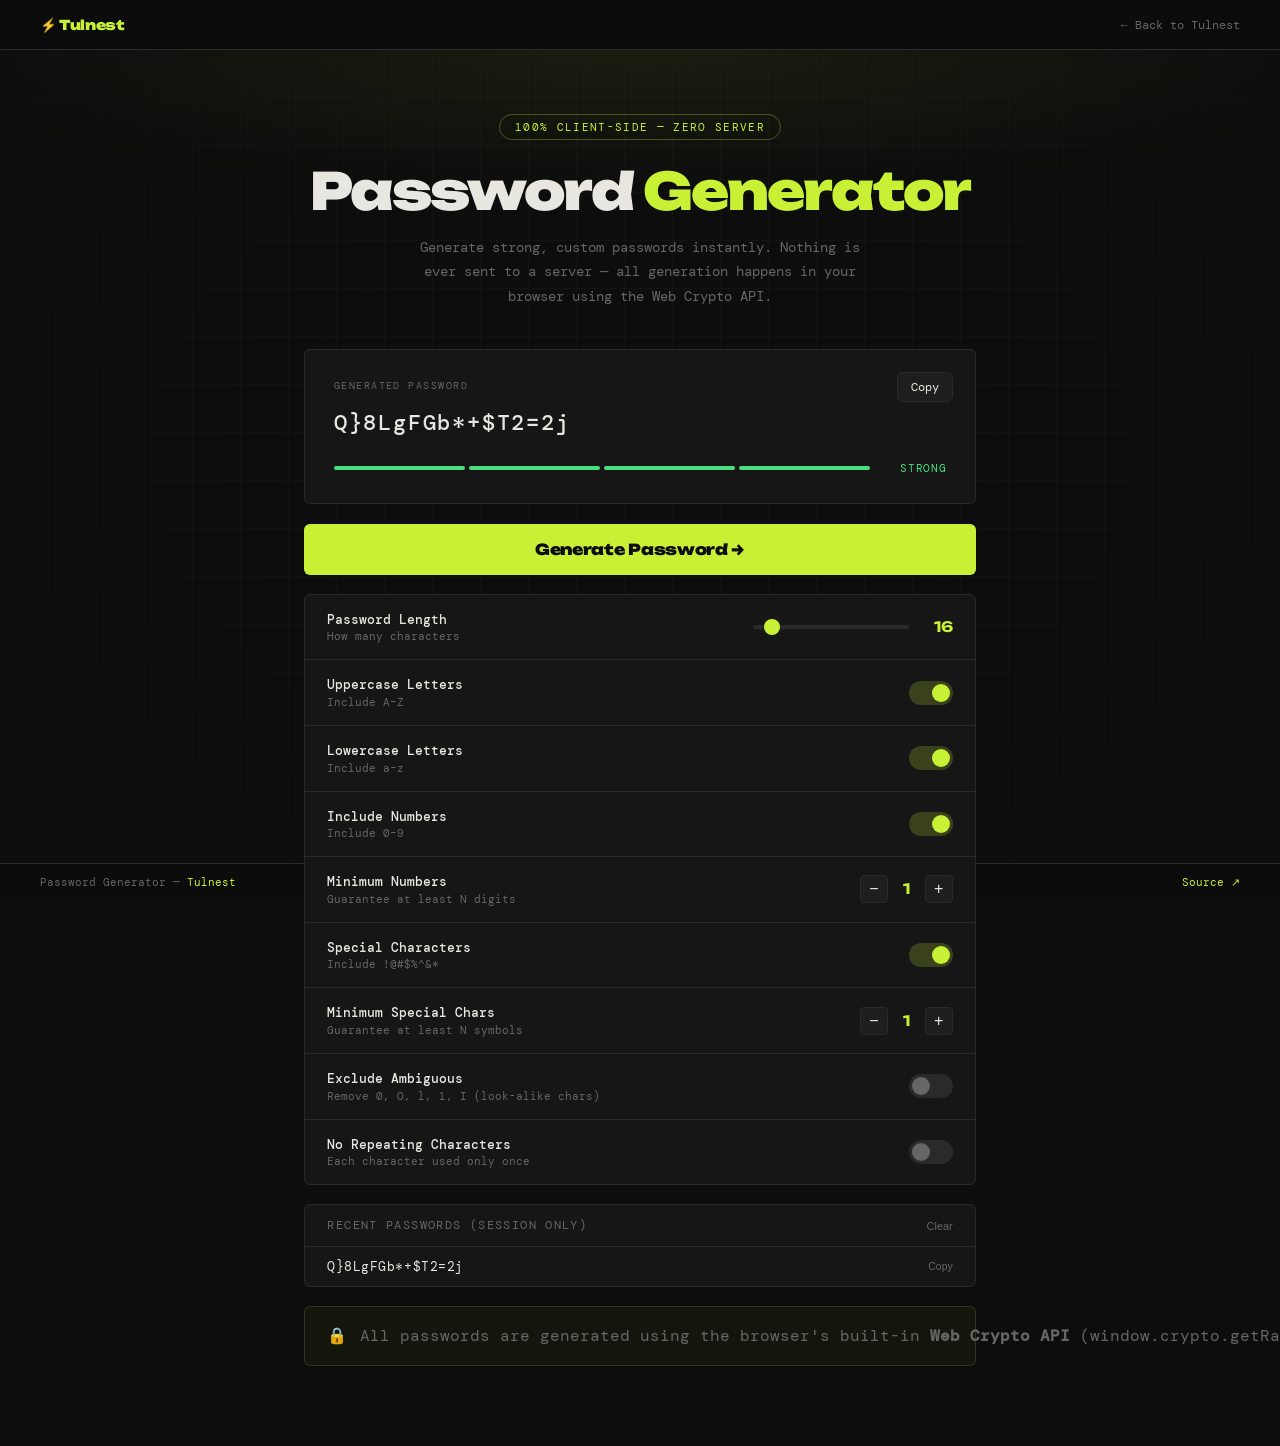
<file: tulnest/tools/password-generator/index.html>
<!DOCTYPE html>
<html lang="en">
<head>
  <meta charset="UTF-8"/>
  <meta name="viewport" content="width=device-width, initial-scale=1.0"/>
  <title>Password Generator — Tulnest</title>
  <link href="https://fonts.googleapis.com/css2?family=Unbounded:wght@400;700;900&family=DM+Mono:wght@300;400;500&display=swap" rel="stylesheet"/>
  <style>
    :root {
      --bg: #0d0d0d;
      --surface: #161616;
      --surface2: #1e1e1e;
      --border: #2a2a2a;
      --text: #e8e6e0;
      --muted: #666;
      --accent: #c8f135;
      --accent2: #f13568;
      --green: #4ade80;
      --yellow: #fbbf24;
      --red: #f87171;
      --font-display: 'Unbounded', sans-serif;
      --font-mono: 'DM Mono', monospace;
      --radius: 6px;
      --transition: 0.2s ease;
    }

    *, *::before, *::after { box-sizing: border-box; margin: 0; padding: 0; }
    html { scroll-behavior: smooth; }

    body {
      background: var(--bg);
      color: var(--text);
      font-family: var(--font-mono);
      min-height: 100vh;
      display: flex;
      flex-direction: column;
      position: relative;
      overflow-x: hidden;
    }

    body::before {
      content: '';
      position: fixed; inset: 0;
      background-image:
        linear-gradient(var(--border) 1px, transparent 1px),
        linear-gradient(90deg, var(--border) 1px, transparent 1px);
      background-size: 48px 48px;
      opacity: 0.25;
      mask-image: radial-gradient(ellipse 80% 80% at 50% 50%, black 30%, transparent 100%);
      pointer-events: none;
    }

    /* NAV */
    .nav {
      position: sticky; top: 0; z-index: 100;
      display: flex; align-items: center; justify-content: space-between;
      padding: 1rem 2.5rem;
      background: rgba(13,13,13,0.92);
      backdrop-filter: blur(14px);
      border-bottom: 1px solid var(--border);
    }
    .nav-logo {
      font-family: var(--font-display);
      font-size: 0.85rem; font-weight: 900;
      color: var(--accent); letter-spacing: -0.03em;
    }
    .nav-back {
      font-size: 0.75rem; color: var(--muted);
      text-decoration: none; transition: color var(--transition);
    }
    .nav-back:hover { color: var(--accent); }

    /* HERO */
    .hero {
      text-align: center;
      padding: 4rem 2rem 2.5rem;
      position: relative;
    }
    .hero::before {
      content: '';
      position: absolute; inset: 0;
      background: radial-gradient(ellipse 60% 50% at 50% 0%, rgba(200,241,53,0.07), transparent);
      pointer-events: none;
    }
    .hero-tag {
      display: inline-block;
      font-size: 0.7rem; letter-spacing: 0.12em;
      text-transform: uppercase; color: var(--accent);
      padding: 0.3rem 0.9rem;
      border: 1px solid rgba(200,241,53,0.3);
      border-radius: 999px; margin-bottom: 1.2rem;
    }
    .hero h1 {
      font-family: var(--font-display);
      font-size: clamp(1.8rem, 5vw, 3.2rem);
      font-weight: 900; letter-spacing: -0.04em;
      margin-bottom: 0.8rem;
    }
    .hero h1 span { color: var(--accent); }
    .hero p {
      color: var(--muted); font-size: 0.85rem;
      max-width: 460px; margin: 0 auto;
      line-height: 1.8;
    }

    /* MAIN */
    .main {
      max-width: 720px;
      margin: 0 auto;
      padding: 0 1.5rem 5rem;
      width: 100%;
      position: relative; z-index: 1;
    }

    /* PASSWORD OUTPUT */
    .output-wrap {
      background: var(--surface);
      border: 1px solid var(--border);
      border-radius: var(--radius);
      padding: 1.8rem;
      margin-bottom: 1.2rem;
      position: relative;
    }

    .output-label {
      font-size: 0.65rem;
      text-transform: uppercase;
      letter-spacing: 0.14em;
      color: var(--muted);
      margin-bottom: 0.8rem;
    }

    .password-display {
      font-family: var(--font-mono);
      font-size: clamp(1rem, 3vw, 1.4rem);
      font-weight: 500;
      letter-spacing: 0.08em;
      color: var(--text);
      word-break: break-all;
      line-height: 1.6;
      min-height: 2.5rem;
      padding-right: 3rem;
    }

    .copy-btn {
      position: absolute; top: 1.4rem; right: 1.4rem;
      background: var(--surface2);
      border: 1px solid var(--border);
      border-radius: var(--radius);
      color: var(--text);
      font-family: var(--font-mono);
      font-size: 0.72rem;
      padding: 0.4rem 0.8rem;
      cursor: pointer;
      transition: all var(--transition);
    }
    .copy-btn:hover { border-color: var(--accent); color: var(--accent); }
    .copy-btn.copied {
      background: rgba(200,241,53,0.1);
      border-color: var(--accent);
      color: var(--accent);
    }

    /* STRENGTH BAR */
    .strength-wrap {
      margin-top: 1rem;
      display: flex; align-items: center; gap: 1rem;
    }

    .strength-bars {
      display: flex; gap: 4px; flex: 1;
    }

    .strength-bar {
      height: 4px; flex: 1;
      border-radius: 999px;
      background: var(--border);
      transition: background 0.3s ease;
    }

    .strength-label {
      font-size: 0.7rem;
      letter-spacing: 0.06em;
      text-transform: uppercase;
      min-width: 60px;
      text-align: right;
    }

    /* CONTROLS */
    .controls {
      background: var(--surface);
      border: 1px solid var(--border);
      border-radius: var(--radius);
      overflow: hidden;
      margin-bottom: 1.2rem;
    }

    .control-row {
      display: flex; align-items: center;
      padding: 1rem 1.4rem;
      border-bottom: 1px solid var(--border);
      gap: 1rem;
      transition: background var(--transition);
    }
    .control-row:last-child { border-bottom: none; }
    .control-row:hover { background: var(--surface2); }

    .control-info { flex: 1; }

    .control-label {
      font-size: 0.82rem;
      font-weight: 500;
      margin-bottom: 0.1rem;
    }

    .control-desc {
      font-size: 0.7rem;
      color: var(--muted);
    }

    /* TOGGLE SWITCH */
    .toggle {
      position: relative;
      width: 44px; height: 24px; flex-shrink: 0;
    }
    .toggle input { opacity: 0; width: 0; height: 0; }
    .toggle-slider {
      position: absolute; inset: 0;
      background: var(--border);
      border-radius: 999px;
      cursor: pointer;
      transition: background var(--transition);
    }
    .toggle-slider::before {
      content: '';
      position: absolute;
      width: 18px; height: 18px;
      left: 3px; top: 3px;
      background: var(--muted);
      border-radius: 50%;
      transition: transform var(--transition), background var(--transition);
    }
    .toggle input:checked + .toggle-slider { background: rgba(200,241,53,0.2); }
    .toggle input:checked + .toggle-slider::before {
      transform: translateX(20px);
      background: var(--accent);
    }

    /* SLIDER */
    .slider-wrap {
      display: flex; align-items: center; gap: 1rem;
      flex-shrink: 0; width: 200px;
    }

    .slider {
     appearance: none;  
      -moz-appearance: none;
      -webkit-appearance: none;
      flex: 1; height: 4px;
      border-radius: 999px;
      background: var(--border);
      outline: none; cursor: pointer;
    }
    .slider::-webkit-slider-thumb {
      -webkit-appearance: none;
      width: 16px; height: 16px;
      border-radius: 50%;
      background: var(--accent);
      cursor: pointer;
      transition: transform var(--transition);
    }
    .slider::-webkit-slider-thumb:hover { transform: scale(1.2); }

    .slider-val {
      font-family: var(--font-display);
      font-size: 0.9rem; font-weight: 700;
      color: var(--accent);
      min-width: 28px;
      text-align: right;
    }

    /* NUMBER INPUT */
    .num-input-wrap {
      display: flex; align-items: center; gap: 0.4rem;
      flex-shrink: 0;
    }
    .num-btn {
      width: 28px; height: 28px;
      background: var(--surface2);
      border: 1px solid var(--border);
      border-radius: 4px;
      color: var(--text);
      font-size: 1rem; cursor: pointer;
      display: flex; align-items: center; justify-content: center;
      transition: all var(--transition);
    }
    .num-btn:hover { border-color: var(--accent); color: var(--accent); }

    .num-val {
      font-family: var(--font-display);
      font-size: 0.9rem; font-weight: 700;
      color: var(--accent);
      min-width: 24px; text-align: center;
    }

    /* GENERATE BUTTON */
    .generate-btn {
      width: 100%;
      padding: 1rem;
      background: var(--accent);
      color: #0d0d0d;
      border: none;
      border-radius: var(--radius);
      font-family: var(--font-display);
      font-size: 0.95rem; font-weight: 900;
      cursor: pointer;
      letter-spacing: -0.02em;
      transition: all var(--transition);
      margin-bottom: 1.2rem;
    }
    .generate-btn:hover {
      background: transparent;
      color: var(--accent);
      border: 2px solid var(--accent);
    }
    .generate-btn:active { transform: scale(0.98); }

    /* HISTORY */
    .history-wrap {
      background: var(--surface);
      border: 1px solid var(--border);
      border-radius: var(--radius);
      overflow: hidden;
    }

    .history-header {
      display: flex; align-items: center; justify-content: space-between;
      padding: 0.8rem 1.4rem;
      border-bottom: 1px solid var(--border);
    }

    .history-title {
      font-size: 0.72rem;
      text-transform: uppercase;
      letter-spacing: 0.12em;
      color: var(--muted);
    }

    .clear-btn {
      font-size: 0.68rem; color: var(--muted);
      background: none; border: none;
      cursor: pointer; transition: color var(--transition);
    }
    .clear-btn:hover { color: var(--accent2); }

    .history-list { max-height: 200px; overflow-y: auto; }

    .history-item {
      display: flex; align-items: center; justify-content: space-between;
      padding: 0.7rem 1.4rem;
      border-bottom: 1px solid var(--border);
      transition: background var(--transition);
      gap: 1rem;
    }
    .history-item:last-child { border-bottom: none; }
    .history-item:hover { background: var(--surface2); }

    .history-pwd {
      font-size: 0.8rem; letter-spacing: 0.04em;
      color: var(--text); flex: 1;
      overflow: hidden; text-overflow: ellipsis;
      white-space: nowrap;
    }

    .history-copy {
      font-size: 0.65rem; color: var(--muted);
      background: none; border: none;
      cursor: pointer; transition: color var(--transition);
      flex-shrink: 0;
    }
    .history-copy:hover { color: var(--accent); }

    .history-empty {
      padding: 1.5rem;
      text-align: center;
      font-size: 0.78rem;
      color: var(--muted);
    }

    /* SECURITY NOTE */
    .security-note {
      display: flex; align-items: flex-start; gap: 0.8rem;
      padding: 1rem 1.4rem;
      background: rgba(200,241,53,0.04);
      border: 1px solid rgba(200,241,53,0.15);
      border-radius: var(--radius);
      margin-top: 1.2rem;
      font-size: 0.75rem; color: var(--muted);
      line-height: 1.6;
    }
    .security-note span { font-size: 1rem; flex-shrink: 0; }

    /* FOOTER */
    .footer {
      position: fixed; bottom: 0; left: 0; right: 0;
      padding: 0.7rem 2.5rem;
      border-top: 1px solid var(--border);
      display: flex; justify-content: space-between; align-items: center;
      font-size: 0.68rem; color: var(--muted);
      background: rgba(13,13,13,0.92);
      backdrop-filter: blur(14px);
    }
    .footer a { color: var(--accent); text-decoration: none; }

    /* ANIMATIONS */
    @keyframes fadeUp {
      from { opacity: 0; transform: translateY(12px); }
      to { opacity: 1; transform: translateY(0); }
    }
    .main > * {
      animation: fadeUp 0.4s ease both;
    }
    .main > *:nth-child(1) { animation-delay: 0.05s; }
    .main > *:nth-child(2) { animation-delay: 0.1s; }
    .main > *:nth-child(3) { animation-delay: 0.15s; }
    .main > *:nth-child(4) { animation-delay: 0.2s; }
    .main > *:nth-child(5) { animation-delay: 0.25s; }

    @keyframes shake {
      0%, 100% { transform: translateX(0); }
      20% { transform: translateX(-4px); }
      40% { transform: translateX(4px); }
      60% { transform: translateX(-4px); }
      80% { transform: translateX(4px); }
    }
    .shake { animation: shake 0.4s ease; }

    /* RESPONSIVE */
    @media (max-width: 600px) {
      .nav { padding: 0.8rem 1.2rem; }
      .hero { padding: 3rem 1.2rem 2rem; }
      .main { padding: 0 1rem 5rem; }
      .slider-wrap { width: 140px; }
      .control-row { flex-wrap: wrap; }
      .footer { flex-direction: column; gap: 0.4rem; text-align: center; }
    }
  </style>
</head>
<body>

  <!-- NAV -->
  <nav class="nav">
    <div class="nav-logo">⚡ Tulnest</div>
    <a href="../../" class="nav-back">← Back to Tulnest</a>
  </nav>

  <!-- HERO -->
  <section class="hero">
    <span class="hero-tag">100% Client-Side — Zero Server</span>
    <h1>Password <span>Generator</span></h1>
    <p>Generate strong, custom passwords instantly. Nothing is ever sent to a server — all generation happens in your browser using the Web Crypto API.</p>
  </section>

  <!-- MAIN -->
  <div class="main">

    <!-- OUTPUT -->
    <div class="output-wrap">
      <div class="output-label">Generated Password</div>
      <div class="password-display" id="passwordDisplay">
        Click Generate to create a password
      </div>
      <button class="copy-btn" id="copyBtn" onclick="copyPassword()">Copy</button>

      <!-- STRENGTH -->
      <div class="strength-wrap">
        <div class="strength-bars">
          <div class="strength-bar" id="bar1"></div>
          <div class="strength-bar" id="bar2"></div>
          <div class="strength-bar" id="bar3"></div>
          <div class="strength-bar" id="bar4"></div>
        </div>
        <div class="strength-label" id="strengthLabel" style="color: var(--muted)">—</div>
      </div>
    </div>

    <!-- GENERATE BUTTON -->
    <button class="generate-btn" onclick="generatePassword()">
      Generate Password →
    </button>

    <!-- CONTROLS -->
    <div class="controls">

      <!-- Length -->
      <div class="control-row">
        <div class="control-info">
          <div class="control-label">Password Length</div>
          <div class="control-desc">How many characters</div>
        </div>
        <div class="slider-wrap">
          <input type="range" class="slider" id="lengthSlider"
            min="6" max="128" value="16"
            oninput="document.getElementById('lengthVal').textContent=this.value; generatePassword()"/>
          <span class="slider-val" id="lengthVal">16</span>
        </div>
      </div>

      <!-- Uppercase -->
      <div class="control-row">
        <div class="control-info">
          <div class="control-label">Uppercase Letters</div>
          <div class="control-desc">Include A–Z</div>
        </div>
        <label class="toggle">
          <input type="checkbox" id="useUppercase" checked onchange="generatePassword()"/>
          <span class="toggle-slider"></span>
        </label>
      </div>

      <!-- Lowercase -->
      <div class="control-row">
        <div class="control-info">
          <div class="control-label">Lowercase Letters</div>
          <div class="control-desc">Include a–z</div>
        </div>
        <label class="toggle">
          <input type="checkbox" id="useLowercase" checked onchange="generatePassword()"/>
          <span class="toggle-slider"></span>
        </label>
      </div>

      <!-- Numbers -->
      <div class="control-row">
        <div class="control-info">
          <div class="control-label">Include Numbers</div>
          <div class="control-desc">Include 0–9</div>
        </div>
        <label class="toggle">
          <input type="checkbox" id="useNumbers" checked onchange="generatePassword()"/>
          <span class="toggle-slider"></span>
        </label>
      </div>

      <!-- Minimum numbers -->
      <div class="control-row" id="minNumbersRow">
        <div class="control-info">
          <div class="control-label">Minimum Numbers</div>
          <div class="control-desc">Guarantee at least N digits</div>
        </div>
        <div class="num-input-wrap">
          <button class="num-btn" onclick="adjustNum('minNumbers', -1)">−</button>
          <span class="num-val" id="minNumbersVal">1</span>
          <button class="num-btn" onclick="adjustNum('minNumbers', 1)">+</button>
        </div>
      </div>

      <!-- Special characters -->
      <div class="control-row">
        <div class="control-info">
          <div class="control-label">Special Characters</div>
          <div class="control-desc">Include !@#$%^&*</div>
        </div>
        <label class="toggle">
          <input type="checkbox" id="useSpecial" checked onchange="generatePassword()"/>
          <span class="toggle-slider"></span>
        </label>
      </div>

      <!-- Minimum special chars -->
      <div class="control-row" id="minSpecialRow">
        <div class="control-info">
          <div class="control-label">Minimum Special Chars</div>
          <div class="control-desc">Guarantee at least N symbols</div>
        </div>
        <div class="num-input-wrap">
          <button class="num-btn" onclick="adjustNum('minSpecial', -1)">−</button>
          <span class="num-val" id="minSpecialVal">1</span>
          <button class="num-btn" onclick="adjustNum('minSpecial', 1)">+</button>
        </div>
      </div>

      <!-- Exclude ambiguous -->
      <div class="control-row">
        <div class="control-info">
          <div class="control-label">Exclude Ambiguous</div>
          <div class="control-desc">Remove 0, O, l, 1, I (look-alike chars)</div>
        </div>
        <label class="toggle">
          <input type="checkbox" id="excludeAmbiguous" onchange="generatePassword()"/>
          <span class="toggle-slider"></span>
        </label>
      </div>

      <!-- No repeating chars -->
      <div class="control-row">
        <div class="control-info">
          <div class="control-label">No Repeating Characters</div>
          <div class="control-desc">Each character used only once</div>
        </div>
        <label class="toggle">
          <input type="checkbox" id="noRepeat" onchange="generatePassword()"/>
          <span class="toggle-slider"></span>
        </label>
      </div>

    </div>

    <!-- HISTORY -->
    <div class="history-wrap">
      <div class="history-header">
        <span class="history-title">Recent Passwords (session only)</span>
        <button class="clear-btn" onclick="clearHistory()">Clear</button>
      </div>
      <div class="history-list" id="historyList">
        <div class="history-empty" id="historyEmpty">No passwords generated yet</div>
      </div>
    </div>

    <!-- SECURITY NOTE -->
    <div class="security-note">
      <span>🔒</span>
      <span>All passwords are generated using the browser's built-in <strong>Web Crypto API</strong> (window.crypto.getRandomValues) — the same cryptographic standard used by banks and security software. No password is ever stored, transmitted, or logged anywhere. History is cleared when you close the tab.</span>
    </div>

  </div>

  <!-- FOOTER -->
  <footer class="footer">
    <span>Password Generator — <a href="../../">Tulnest</a></span>
    <span>Powered by Web Crypto API 🔐</span>
    <a href="https://github.com/sajinkarki/tulnest" target="_blank">Source ↗</a>
  </footer>

  <script>
    const UPPERCASE = 'ABCDEFGHIJKLMNOPQRSTUVWXYZ';
    const LOWERCASE = 'abcdefghijklmnopqrstuvwxyz';
    const NUMBERS   = '0123456789';
    const SPECIAL   = '!@#$%^&*()_+-=[]{}|;:,.<>?';
    const AMBIGUOUS = /[0O1lI]/g;

    let history = [];
    let numValues = { minNumbers: 1, minSpecial: 1 };

    // ── Get secure random int ──
    function secureRandom(max) {
      const arr = new Uint32Array(1);
      window.crypto.getRandomValues(arr);
      return arr[0] % max;
    }

    // ── Shuffle array securely ──
    function secureshuffle(arr) {
      for (let i = arr.length - 1; i > 0; i--) {
        const j = secureRandom(i + 1);
        [arr[i], arr[j]] = [arr[j], arr[i]];
      }
      return arr;
    }

    // ── Generate password ──
    function generatePassword() {
      const length        = parseInt(document.getElementById('lengthSlider').value);
      const useUppercase  = document.getElementById('useUppercase').checked;
      const useLowercase  = document.getElementById('useLowercase').checked;
      const useNumbers    = document.getElementById('useNumbers').checked;
      const useSpecial    = document.getElementById('useSpecial').checked;
      const excludeAmb    = document.getElementById('excludeAmbiguous').checked;
      const noRepeat      = document.getElementById('noRepeat').checked;
      const minNumbers    = useNumbers ? numValues.minNumbers : 0;
      const minSpecial    = useSpecial ? numValues.minSpecial : 0;

      // Show/hide min rows
      document.getElementById('minNumbersRow').style.opacity = useNumbers ? '1' : '0.3';
      document.getElementById('minSpecialRow').style.opacity = useSpecial ? '1' : '0.3';

      // Build charset
      let charset = '';
      if (useUppercase) charset += UPPERCASE;
      if (useLowercase) charset += LOWERCASE;
      if (useNumbers)   charset += NUMBERS;
      if (useSpecial)   charset += SPECIAL;

      if (excludeAmb) charset = charset.replace(AMBIGUOUS, '');

      if (charset.length === 0) {
        shake();
        document.getElementById('passwordDisplay').textContent = 'Enable at least one character type!';
        return;
      }

      if (noRepeat && length > charset.length) {
        shake();
        document.getElementById('passwordDisplay').textContent =
          `Too long for unique chars — max ${charset.length} with current settings`;
        return;
      }

      // Build guaranteed chars
      let guaranteed = [];

      if (useNumbers && minNumbers > 0) {
        let numChars = NUMBERS;
        if (excludeAmb) numChars = numChars.replace(AMBIGUOUS, '');
        for (let i = 0; i < minNumbers && numChars.length > 0; i++) {
          guaranteed.push(numChars[secureRandom(numChars.length)]);
        }
      }

      if (useSpecial && minSpecial > 0) {
        for (let i = 0; i < minSpecial; i++) {
          guaranteed.push(SPECIAL[secureRandom(SPECIAL.length)]);
        }
      }

      // Fill remaining
      let charArr = charset.split('');
      let result = [...guaranteed];
      let used = new Set(noRepeat ? guaranteed : []);

      const remaining = length - guaranteed.length;
      let attempts = 0;

      for (let i = 0; i < remaining; i++) {
        attempts++;
        if (attempts > 10000) break;
        let available = noRepeat ? charArr.filter(c => !used.has(c)) : charArr;
        if (available.length === 0) break;
        const char = available[secureRandom(available.length)];
        result.push(char);
        if (noRepeat) used.add(char);
      }

      // Shuffle to distribute guaranteed chars
      const password = secureshuffle(result).join('');

      // Display
      document.getElementById('passwordDisplay').textContent = password;

      // Strength
      updateStrength(password);

      // Add to history
      addToHistory(password);
    }

    // ── Strength checker ──
    function updateStrength(pwd) {
      let score = 0;
      if (pwd.length >= 8)  score++;
      if (pwd.length >= 12) score++;
      if (pwd.length >= 16) score++;
      if (/[A-Z]/.test(pwd)) score++;
      if (/[a-z]/.test(pwd)) score++;
      if (/[0-9]/.test(pwd)) score++;
      if (/[^A-Za-z0-9]/.test(pwd)) score++;
      if (pwd.length >= 20) score++;

      const bars = ['bar1','bar2','bar3','bar4'];
      const label = document.getElementById('strengthLabel');

      bars.forEach(b => document.getElementById(b).style.background = 'var(--border)');

      if (score <= 2) {
        document.getElementById('bar1').style.background = 'var(--red)';
        label.style.color = 'var(--red)';
        label.textContent = 'Weak';
      } else if (score <= 4) {
        ['bar1','bar2'].forEach(b => document.getElementById(b).style.background = 'var(--yellow)');
        label.style.color = 'var(--yellow)';
        label.textContent = 'Fair';
      } else if (score <= 6) {
        ['bar1','bar2','bar3'].forEach(b => document.getElementById(b).style.background = '#60a5fa');
        label.style.color = '#60a5fa';
        label.textContent = 'Good';
      } else {
        bars.forEach(b => document.getElementById(b).style.background = 'var(--green)');
        label.style.color = 'var(--green)';
        label.textContent = 'Strong';
      }
    }

    // ── Copy ──
    function copyPassword() {
      const pwd = document.getElementById('passwordDisplay').textContent;
      if (!pwd || pwd.includes('Click') || pwd.includes('Enable') || pwd.includes('Too long')) return;
      navigator.clipboard.writeText(pwd).then(() => {
        const btn = document.getElementById('copyBtn');
        btn.textContent = 'Copied!';
        btn.classList.add('copied');
        setTimeout(() => {
          btn.textContent = 'Copy';
          btn.classList.remove('copied');
        }, 2000);
      });
    }

    // ── History ──
    function addToHistory(pwd) {
      history.unshift(pwd);
      if (history.length > 10) history.pop();
      renderHistory();
    }

    function renderHistory() {
      const list = document.getElementById('historyList');
      const empty = document.getElementById('historyEmpty');

      if (history.length === 0) {
        empty.style.display = 'block';
        list.querySelectorAll('.history-item').forEach(el => el.remove());
        return;
      }

      empty.style.display = 'none';
      list.querySelectorAll('.history-item').forEach(el => el.remove());

      history.forEach((pwd, i) => {
        const item = document.createElement('div');
        item.className = 'history-item';
        item.innerHTML = `
          <span class="history-pwd">${pwd}</span>
          <button class="history-copy" onclick="copyHistoryItem('${pwd.replace(/'/g, "\\'")}', this)">Copy</button>
        `;
        list.appendChild(item);
      });
    }

    function copyHistoryItem(pwd, btn) {
      navigator.clipboard.writeText(pwd).then(() => {
        btn.textContent = 'Copied!';
        btn.style.color = 'var(--accent)';
        setTimeout(() => {
          btn.textContent = 'Copy';
          btn.style.color = '';
        }, 1500);
      });
    }

    function clearHistory() {
      history = [];
      renderHistory();
    }

    // ── Numeric controls ──
    function adjustNum(key, delta) {
      numValues[key] = Math.max(0, Math.min(10, numValues[key] + delta));
      const idMap = { minNumbers: 'minNumbersVal', minSpecial: 'minSpecialVal' };
      document.getElementById(idMap[key]).textContent = numValues[key];
      generatePassword();
    }

    // ── Shake animation on error ──
    function shake() {
      const el = document.getElementById('passwordDisplay');
      el.classList.remove('shake');
      void el.offsetWidth;
      el.classList.add('shake');
    }

    // ── Auto generate on load ──
    generatePassword();
  </script>
</body>
</html>
</file>
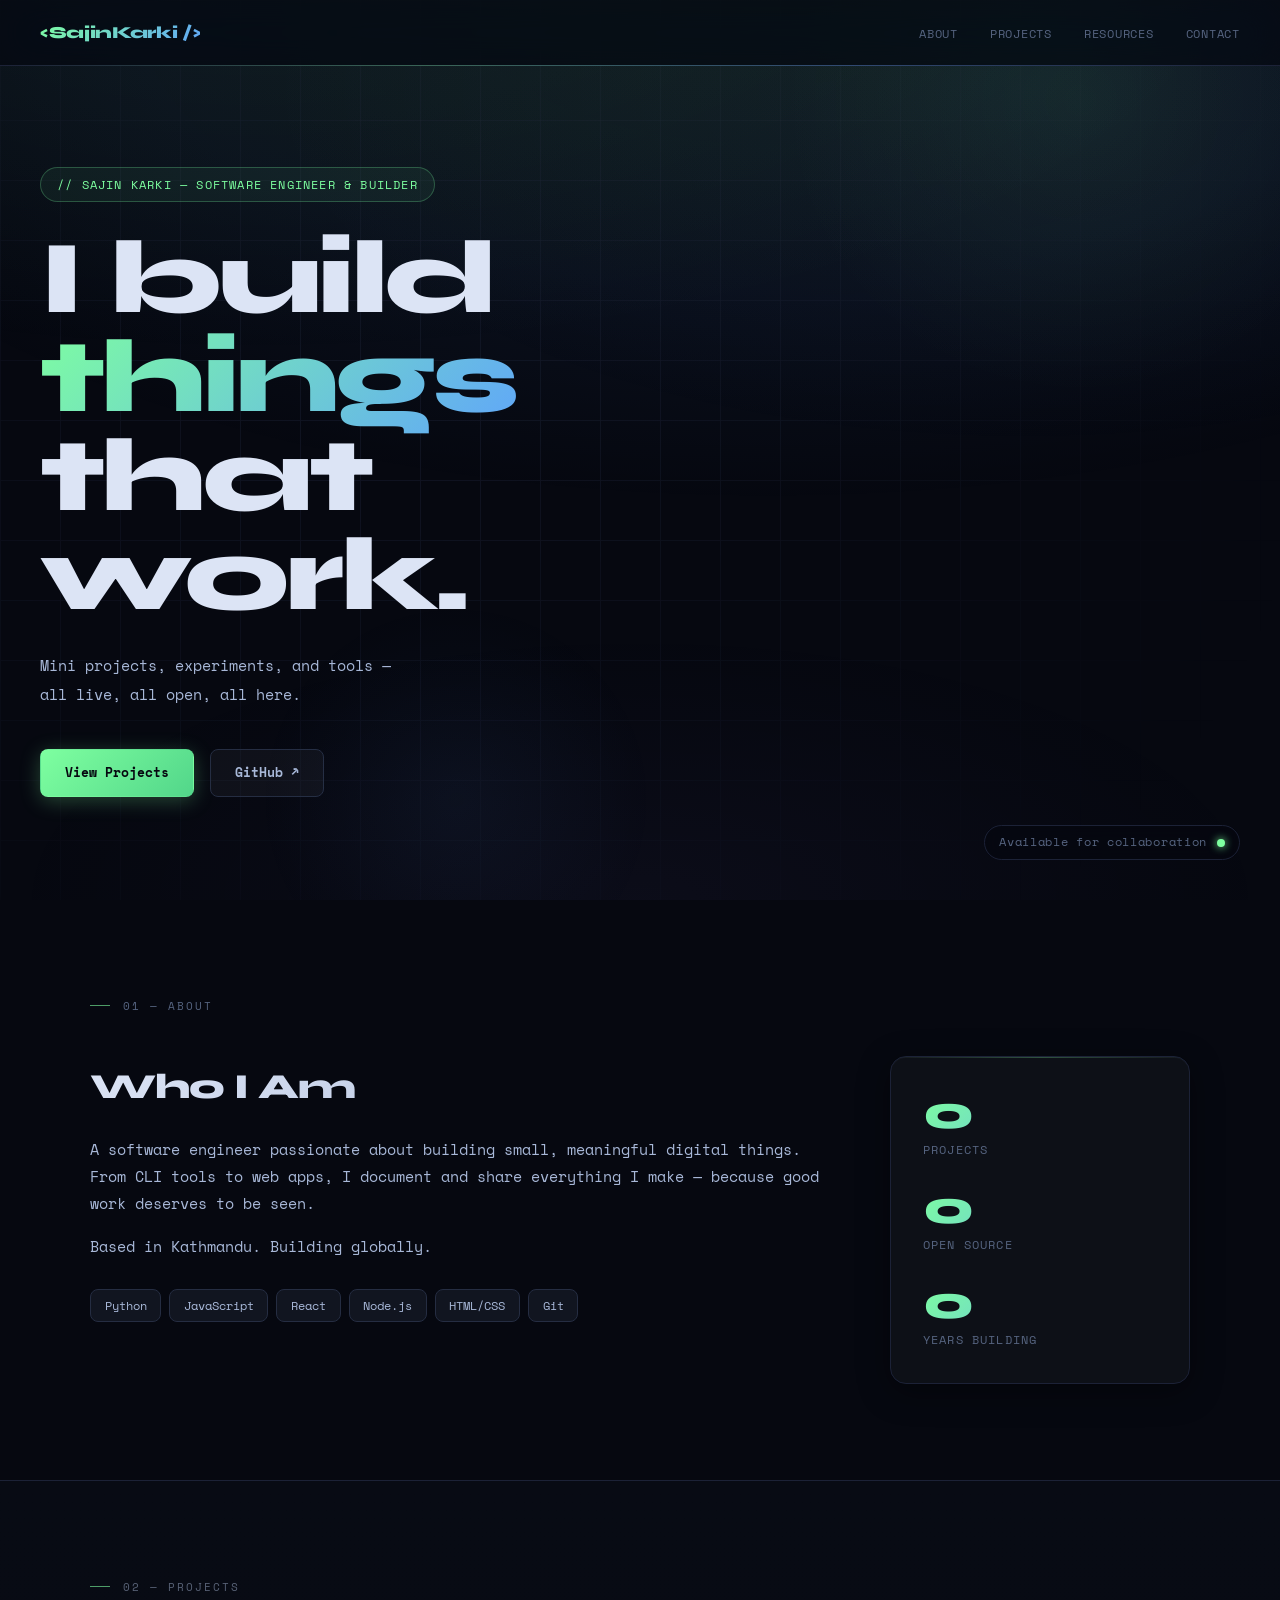
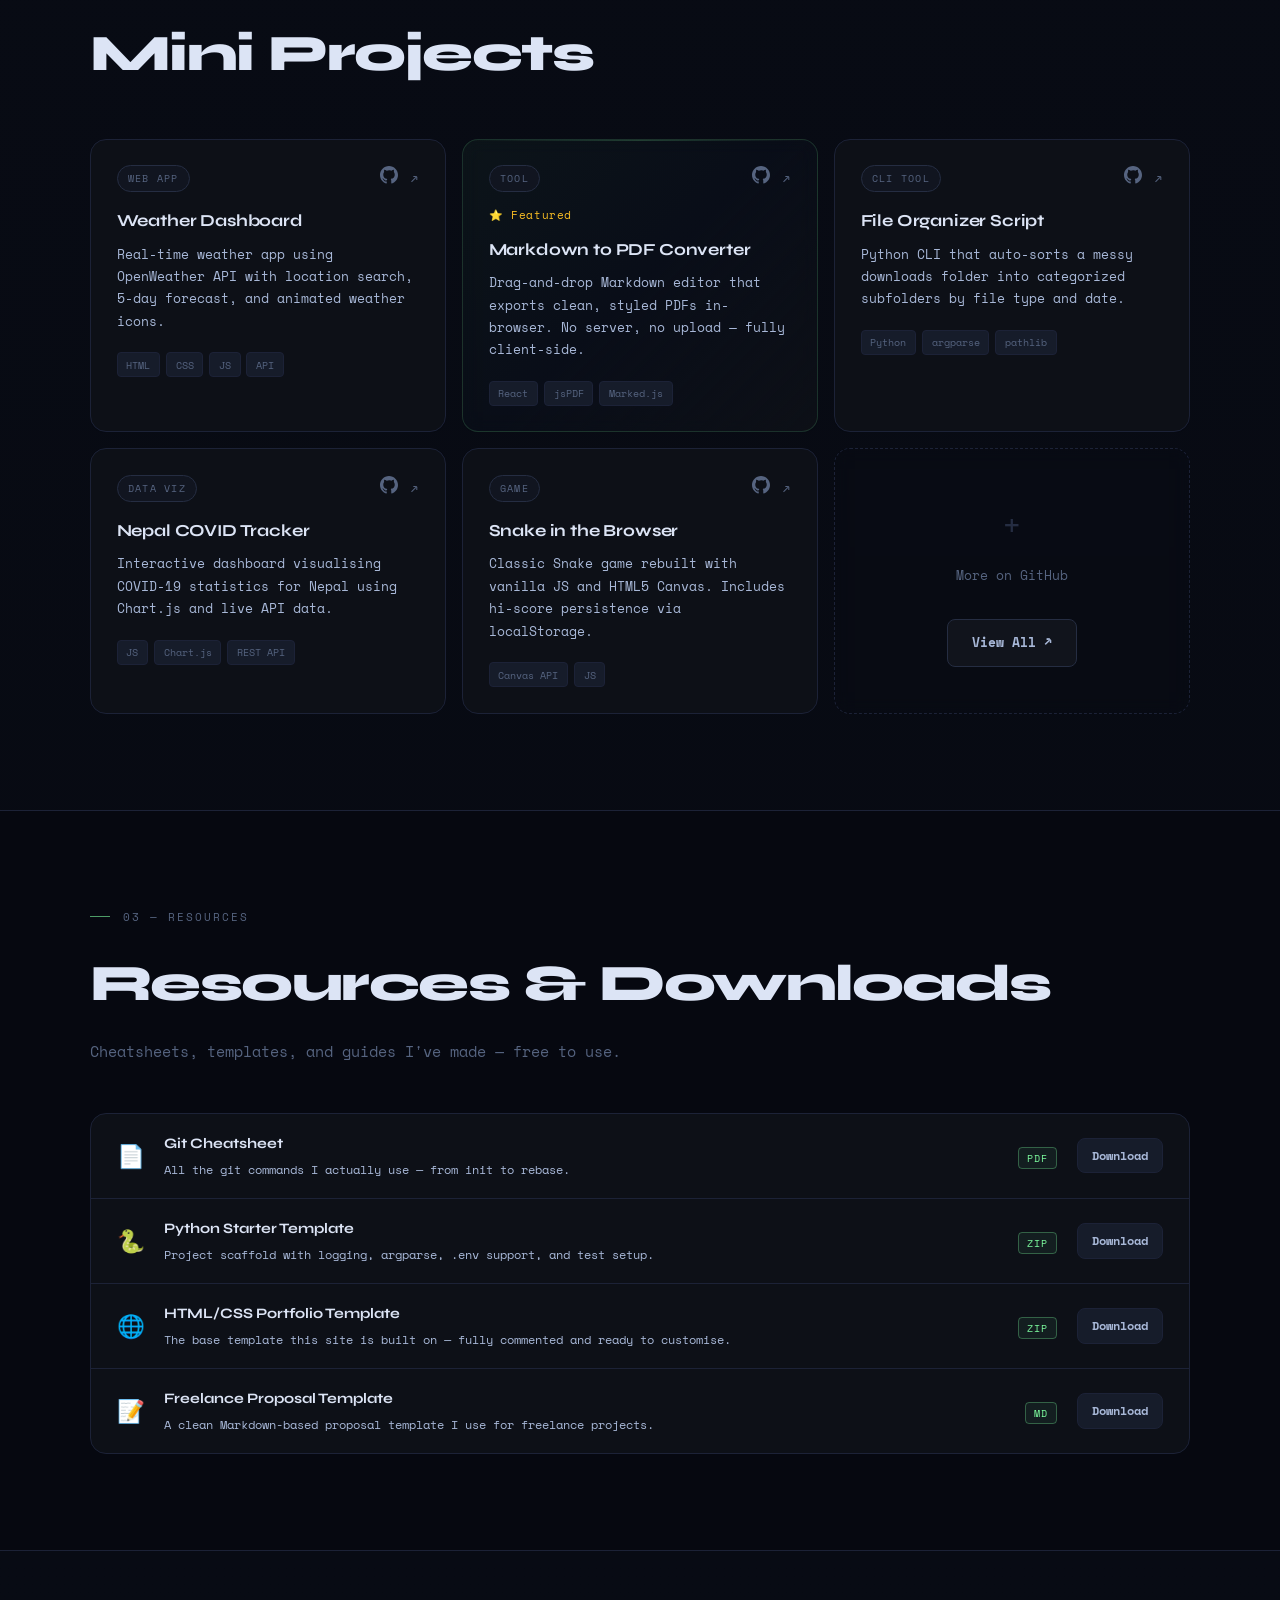
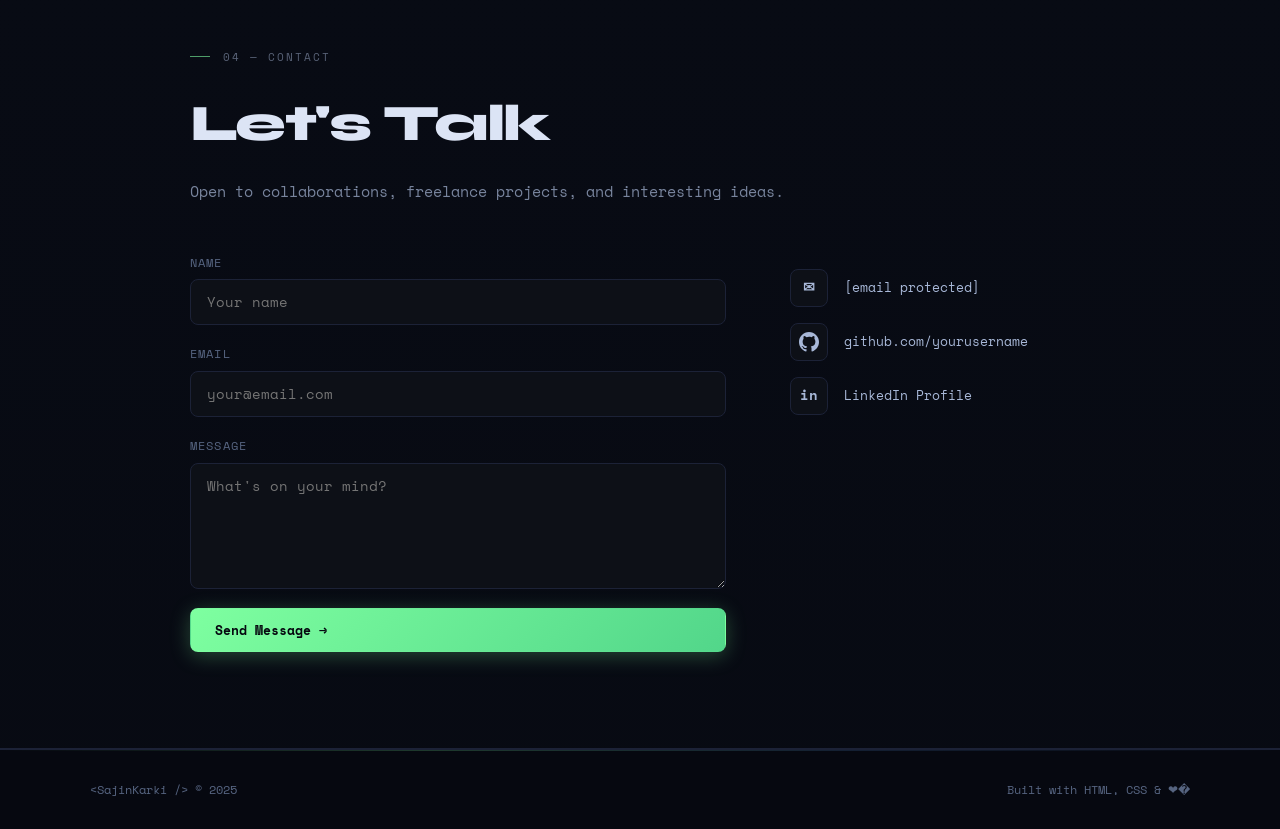
<file: index (4).html>
<!DOCTYPE html>
<html lang="en">
<head>
  <meta charset="UTF-8" />
  <meta name="viewport" content="width=device-width, initial-scale=1.0"/>
  <title>Sajin Karki — Dev Portfolio</title>
  <link rel="stylesheet" href="style.css"/>
  <link href="https://fonts.googleapis.com/css2?family=Space+Mono:ital,wght@0,400;0,700;1,400&family=Syne:wght@400;600;700;800&display=swap" rel="stylesheet"/>
</head>
<body>

  <!-- NAV -->
  <nav class="nav">
    <div class="nav-logo">&lt;SajinKarki /&gt;</div>
    <ul class="nav-links">
      <li><a href="#about">About</a></li>
      <li><a href="#projects">Projects</a></li>
      <li><a href="#resources">Resources</a></li>
      <li><a href="#contact">Contact</a></li>
    </ul>
    <button class="nav-toggle" aria-label="Toggle menu">☰</button>
  </nav>

  <!-- HERO -->
  <section class="hero" id="home">
    <div class="hero-grid-bg"></div>
    <div class="hero-content">
      <span class="hero-tag">// Sajin Karki — software engineer & builder</span>
      <h1 class="hero-title">
        I build<br/>
        <span class="accent">things</span><br/>
        that work.
      </h1>
      <p class="hero-sub">
        Mini projects, experiments, and tools —<br/>
        all live, all open, all here.
      </p>
      <div class="hero-cta">
        <a href="#projects" class="btn btn-primary">View Projects</a>
        <a href="https://github.com/yourusername" class="btn btn-ghost" target="_blank">GitHub ↗</a>
      </div>
    </div>
    <div class="hero-badge">
      <span>Available for collaboration</span>
      <span class="dot"></span>
    </div>
  </section>

  <!-- ABOUT -->
  <section class="section" id="about">
    <div class="container">
      <div class="section-label">01 — About</div>
      <div class="about-grid">
        <div class="about-text">
          <h2>Who I Am</h2>
          <p>
            A software engineer passionate about building small, meaningful digital things.
            From CLI tools to web apps, I document and share everything I make —
            because good work deserves to be seen.
          </p>
          <p>
            Based in Kathmandu. Building globally.
          </p>
          <div class="stack-tags">
            <span>Python</span><span>JavaScript</span><span>React</span>
            <span>Node.js</span><span>HTML/CSS</span><span>Git</span>
          </div>
        </div>
        <div class="about-stats">
          <div class="stat"><span class="stat-num" data-target="12">0</span><span>Projects</span></div>
          <div class="stat"><span class="stat-num" data-target="5">0</span><span>Open Source</span></div>
          <div class="stat"><span class="stat-num" data-target="3">0</span><span>Years Building</span></div>
        </div>
      </div>
    </div>
  </section>

  <!-- PROJECTS -->
  <section class="section section-dark" id="projects">
    <div class="container">
      <div class="section-label light">02 — Projects</div>
      <h2 class="section-title light">Mini Projects</h2>
      <div class="projects-grid">

        <div class="project-card">
          <div class="project-header">
            <span class="project-type">Web App</span>
            <div class="project-links">
              <a href="#" title="GitHub">
                <svg width="18" height="18" fill="currentColor" viewBox="0 0 24 24"><path d="M12 0C5.37 0 0 5.37 0 12c0 5.3 3.438 9.8 8.205 11.385.6.113.82-.258.82-.577v-2.234c-3.338.726-4.033-1.416-4.033-1.416-.546-1.387-1.333-1.756-1.333-1.756-1.089-.745.083-.729.083-.729 1.205.084 1.839 1.237 1.839 1.237 1.07 1.834 2.807 1.304 3.492.997.107-.775.418-1.305.762-1.604-2.665-.305-5.467-1.334-5.467-5.931 0-1.311.469-2.381 1.236-3.221-.124-.303-.535-1.524.117-3.176 0 0 1.008-.322 3.301 1.23A11.509 11.509 0 0112 5.803c1.02.005 2.047.138 3.006.404 2.291-1.552 3.297-1.23 3.297-1.23.653 1.653.242 2.874.118 3.176.77.84 1.235 1.91 1.235 3.221 0 4.609-2.807 5.624-5.479 5.921.43.372.823 1.102.823 2.222v3.293c0 .319.192.694.801.576C20.566 21.797 24 17.3 24 12c0-6.63-5.373-12-12-12z"/></svg>
              </a>
              <a href="#" title="Live Demo">↗</a>
            </div>
          </div>
          <h3>Weather Dashboard</h3>
          <p>Real-time weather app using OpenWeather API with location search, 5-day forecast, and animated weather icons.</p>
          <div class="project-tech"><span>HTML</span><span>CSS</span><span>JS</span><span>API</span></div>
        </div>

        <div class="project-card featured">
          <div class="project-header">
            <span class="project-type">Tool</span>
            <div class="project-links">
              <a href="#" title="GitHub">
                <svg width="18" height="18" fill="currentColor" viewBox="0 0 24 24"><path d="M12 0C5.37 0 0 5.37 0 12c0 5.3 3.438 9.8 8.205 11.385.6.113.82-.258.82-.577v-2.234c-3.338.726-4.033-1.416-4.033-1.416-.546-1.387-1.333-1.756-1.333-1.756-1.089-.745.083-.729.083-.729 1.205.084 1.839 1.237 1.839 1.237 1.07 1.834 2.807 1.304 3.492.997.107-.775.418-1.305.762-1.604-2.665-.305-5.467-1.334-5.467-5.931 0-1.311.469-2.381 1.236-3.221-.124-.303-.535-1.524.117-3.176 0 0 1.008-.322 3.301 1.23A11.509 11.509 0 0112 5.803c1.02.005 2.047.138 3.006.404 2.291-1.552 3.297-1.23 3.297-1.23.653 1.653.242 2.874.118 3.176.77.84 1.235 1.91 1.235 3.221 0 4.609-2.807 5.624-5.479 5.921.43.372.823 1.102.823 2.222v3.293c0 .319.192.694.801.576C20.566 21.797 24 17.3 24 12c0-6.63-5.373-12-12-12z"/></svg>
              </a>
              <a href="#" title="Live Demo">↗</a>
            </div>
          </div>
          <div class="featured-badge">⭐ Featured</div>
          <h3>Markdown to PDF Converter</h3>
          <p>Drag-and-drop Markdown editor that exports clean, styled PDFs in-browser. No server, no upload — fully client-side.</p>
          <div class="project-tech"><span>React</span><span>jsPDF</span><span>Marked.js</span></div>
        </div>

        <div class="project-card">
          <div class="project-header">
            <span class="project-type">CLI Tool</span>
            <div class="project-links">
              <a href="#" title="GitHub">
                <svg width="18" height="18" fill="currentColor" viewBox="0 0 24 24"><path d="M12 0C5.37 0 0 5.37 0 12c0 5.3 3.438 9.8 8.205 11.385.6.113.82-.258.82-.577v-2.234c-3.338.726-4.033-1.416-4.033-1.416-.546-1.387-1.333-1.756-1.333-1.756-1.089-.745.083-.729.083-.729 1.205.084 1.839 1.237 1.839 1.237 1.07 1.834 2.807 1.304 3.492.997.107-.775.418-1.305.762-1.604-2.665-.305-5.467-1.334-5.467-5.931 0-1.311.469-2.381 1.236-3.221-.124-.303-.535-1.524.117-3.176 0 0 1.008-.322 3.301 1.23A11.509 11.509 0 0112 5.803c1.02.005 2.047.138 3.006.404 2.291-1.552 3.297-1.23 3.297-1.23.653 1.653.242 2.874.118 3.176.77.84 1.235 1.91 1.235 3.221 0 4.609-2.807 5.624-5.479 5.921.43.372.823 1.102.823 2.222v3.293c0 .319.192.694.801.576C20.566 21.797 24 17.3 24 12c0-6.63-5.373-12-12-12z"/></svg>
              </a>
              <a href="#" title="GitHub">↗</a>
            </div>
          </div>
          <h3>File Organizer Script</h3>
          <p>Python CLI that auto-sorts a messy downloads folder into categorized subfolders by file type and date.</p>
          <div class="project-tech"><span>Python</span><span>argparse</span><span>pathlib</span></div>
        </div>

        <div class="project-card">
          <div class="project-header">
            <span class="project-type">Data Viz</span>
            <div class="project-links">
              <a href="#" title="GitHub">
                <svg width="18" height="18" fill="currentColor" viewBox="0 0 24 24"><path d="M12 0C5.37 0 0 5.37 0 12c0 5.3 3.438 9.8 8.205 11.385.6.113.82-.258.82-.577v-2.234c-3.338.726-4.033-1.416-4.033-1.416-.546-1.387-1.333-1.756-1.333-1.756-1.089-.745.083-.729.083-.729 1.205.084 1.839 1.237 1.839 1.237 1.07 1.834 2.807 1.304 3.492.997.107-.775.418-1.305.762-1.604-2.665-.305-5.467-1.334-5.467-5.931 0-1.311.469-2.381 1.236-3.221-.124-.303-.535-1.524.117-3.176 0 0 1.008-.322 3.301 1.23A11.509 11.509 0 0112 5.803c1.02.005 2.047.138 3.006.404 2.291-1.552 3.297-1.23 3.297-1.23.653 1.653.242 2.874.118 3.176.77.84 1.235 1.91 1.235 3.221 0 4.609-2.807 5.624-5.479 5.921.43.372.823 1.102.823 2.222v3.293c0 .319.192.694.801.576C20.566 21.797 24 17.3 24 12c0-6.63-5.373-12-12-12z"/></svg>
              </a>
              <a href="#" title="Live Demo">↗</a>
            </div>
          </div>
          <h3>Nepal COVID Tracker</h3>
          <p>Interactive dashboard visualising COVID-19 statistics for Nepal using Chart.js and live API data.</p>
          <div class="project-tech"><span>JS</span><span>Chart.js</span><span>REST API</span></div>
        </div>

        <div class="project-card">
          <div class="project-header">
            <span class="project-type">Game</span>
            <div class="project-links">
              <a href="#" title="GitHub">
                <svg width="18" height="18" fill="currentColor" viewBox="0 0 24 24"><path d="M12 0C5.37 0 0 5.37 0 12c0 5.3 3.438 9.8 8.205 11.385.6.113.82-.258.82-.577v-2.234c-3.338.726-4.033-1.416-4.033-1.416-.546-1.387-1.333-1.756-1.333-1.756-1.089-.745.083-.729.083-.729 1.205.084 1.839 1.237 1.839 1.237 1.07 1.834 2.807 1.304 3.492.997.107-.775.418-1.305.762-1.604-2.665-.305-5.467-1.334-5.467-5.931 0-1.311.469-2.381 1.236-3.221-.124-.303-.535-1.524.117-3.176 0 0 1.008-.322 3.301 1.23A11.509 11.509 0 0112 5.803c1.02.005 2.047.138 3.006.404 2.291-1.552 3.297-1.23 3.297-1.23.653 1.653.242 2.874.118 3.176.77.84 1.235 1.91 1.235 3.221 0 4.609-2.807 5.624-5.479 5.921.43.372.823 1.102.823 2.222v3.293c0 .319.192.694.801.576C20.566 21.797 24 17.3 24 12c0-6.63-5.373-12-12-12z"/></svg>
              </a>
              <a href="#" title="Play">↗</a>
            </div>
          </div>
          <h3>Snake in the Browser</h3>
          <p>Classic Snake game rebuilt with vanilla JS and HTML5 Canvas. Includes hi-score persistence via localStorage.</p>
          <div class="project-tech"><span>Canvas API</span><span>JS</span></div>
        </div>

        <div class="project-card add-card">
          <span>+</span>
          <p>More on GitHub</p>
          <a href="https://github.com/yourusername" class="btn btn-ghost" target="_blank">View All ↗</a>
        </div>

      </div>
    </div>
  </section>

  <!-- RESOURCES -->
  <section class="section" id="resources">
    <div class="container">
      <div class="section-label">03 — Resources</div>
      <h2 class="section-title">Resources & Downloads</h2>
      <p class="section-desc">Cheatsheets, templates, and guides I've made — free to use.</p>
      <div class="resources-list">

        <div class="resource-row">
          <div class="resource-icon">📄</div>
          <div class="resource-info">
            <h4>Git Cheatsheet</h4>
            <p>All the git commands I actually use — from init to rebase.</p>
          </div>
          <div class="resource-meta"><span class="badge">PDF</span></div>
          <a href="resources/git-cheatsheet.pdf" class="btn btn-sm" download>Download</a>
        </div>

        <div class="resource-row">
          <div class="resource-icon">🐍</div>
          <div class="resource-info">
            <h4>Python Starter Template</h4>
            <p>Project scaffold with logging, argparse, .env support, and test setup.</p>
          </div>
          <div class="resource-meta"><span class="badge">ZIP</span></div>
          <a href="resources/python-starter.zip" class="btn btn-sm" download>Download</a>
        </div>

        <div class="resource-row">
          <div class="resource-icon">🌐</div>
          <div class="resource-info">
            <h4>HTML/CSS Portfolio Template</h4>
            <p>The base template this site is built on — fully commented and ready to customise.</p>
          </div>
          <div class="resource-meta"><span class="badge">ZIP</span></div>
          <a href="resources/portfolio-template.zip" class="btn btn-sm" download>Download</a>
        </div>

        <div class="resource-row">
          <div class="resource-icon">📝</div>
          <div class="resource-info">
            <h4>Freelance Proposal Template</h4>
            <p>A clean Markdown-based proposal template I use for freelance projects.</p>
          </div>
          <div class="resource-meta"><span class="badge">MD</span></div>
          <a href="resources/proposal-template.md" class="btn btn-sm" download>Download</a>
        </div>

      </div>
    </div>
  </section>

  <!-- CONTACT -->
  <section class="section section-dark" id="contact">
    <div class="container contact-wrap">
      <div class="section-label light">04 — Contact</div>
      <h2 class="section-title light">Let's Talk</h2>
      <p class="section-desc light">Open to collaborations, freelance projects, and interesting ideas.</p>
      <div class="contact-grid">
        <form class="contact-form" action="https://formspree.io/f/xkoqkopp" method="POST" id="contactForm">
          <input type="hidden" name="_subject" value="New message from Sajin Karki's Portfolio" />
          <div class="form-group">
            <label>Name</label>
            <input type="text" name="name" placeholder="Your name" required />
          </div>
          <div class="form-group">
            <label>Email</label>
            <input type="email" name="email" placeholder="your@email.com" required />
          </div>
          <div class="form-group">
            <label>Message</label>
            <textarea rows="5" name="message" placeholder="What's on your mind?" required></textarea>
          </div>
          <button type="submit" class="btn btn-primary">Send Message →</button>
        </form>
        <div class="contact-links">
          <a href="/cdn-cgi/l/email-protection#91e8fee4d1f4e9f0fce1fdf4bff2fefc" class="contact-link">
            <span class="contact-link-icon">✉</span>
            <span><span class="__cf_email__" data-cfemail="6b12041e2b0e130a061b070e45080406">[email&#160;protected]</span></span>
          </a>
          <a href="https://github.com/yourusername" class="contact-link" target="_blank">
            <span class="contact-link-icon">
              <svg width="20" height="20" fill="currentColor" viewBox="0 0 24 24"><path d="M12 0C5.37 0 0 5.37 0 12c0 5.3 3.438 9.8 8.205 11.385.6.113.82-.258.82-.577v-2.234c-3.338.726-4.033-1.416-4.033-1.416-.546-1.387-1.333-1.756-1.333-1.756-1.089-.745.083-.729.083-.729 1.205.084 1.839 1.237 1.839 1.237 1.07 1.834 2.807 1.304 3.492.997.107-.775.418-1.305.762-1.604-2.665-.305-5.467-1.334-5.467-5.931 0-1.311.469-2.381 1.236-3.221-.124-.303-.535-1.524.117-3.176 0 0 1.008-.322 3.301 1.23A11.509 11.509 0 0112 5.803c1.02.005 2.047.138 3.006.404 2.291-1.552 3.297-1.23 3.297-1.23.653 1.653.242 2.874.118 3.176.77.84 1.235 1.91 1.235 3.221 0 4.609-2.807 5.624-5.479 5.921.43.372.823 1.102.823 2.222v3.293c0 .319.192.694.801.576C20.566 21.797 24 17.3 24 12c0-6.63-5.373-12-12-12z"/></svg>
            </span>
            <span>github.com/yourusername</span>
          </a>
          <a href="https://linkedin.com/in/yourusername" class="contact-link" target="_blank">
            <span class="contact-link-icon">in</span>
            <span>LinkedIn Profile</span>
          </a>
        </div>
      </div>
    </div>
  </section>

  <!-- FOOTER -->
  <footer class="footer">
    <div class="container footer-inner">
      <span>&lt;SajinKarki /&gt; © 2025</span>
      <span>Built with HTML, CSS & ❤�
</file>
<file: style.css>
/* ===========================
   DESIGN TOKENS
=========================== */
@import url('https://fonts.googleapis.com/css2?family=Space+Mono:ital,wght@0,400;0,700;1,400&family=Syne:wght@400;600;700;800&display=swap');

:root {
  /* Core palette — deep space with aurora */
  --bg:        #060810;
  --bg2:       #080b14;
  --surface:   #0d1017;
  --surface2:  #111520;
  --surface3:  #161c2a;
  --border:    #1c2237;
  --border2:   #252d42;

  /* Text */
  --text:      #dce4f5;
  --text2:     #a8b8d8;
  --muted:     #566480;

  /* Aurora accent system */
  --accent:    #7effa0;   /* aurora green */
  --accent-dim: rgba(126,255,160,0.12);
  --accent-glow: rgba(126,255,160,0.25);
  --pink:      #ff6eb4;   /* aurora pink */
  --pink-dim:  rgba(255,110,180,0.1);
  --blue:      #60a5fa;   /* aurora blue */
  --blue-dim:  rgba(96,165,250,0.1);
  --purple:    #a78bfa;   /* aurora purple */
  --gold:      #fbbf24;

  /* Gradients */
  --grad-hero: radial-gradient(ellipse 120% 80% at 60% 0%,
    rgba(126,255,160,0.07) 0%,
    rgba(96,165,250,0.05) 40%,
    transparent 70%);
  --grad-card: linear-gradient(135deg,
    rgba(126,255,160,0.04) 0%,
    rgba(96,165,250,0.02) 50%,
    transparent 100%);

  /* Typography */
  --font-display: 'Syne', sans-serif;
  --font-mono:    'Space Mono', monospace;

  /* Misc */
  --radius:     8px;
  --radius-lg:  16px;
  --transition: 0.24s cubic-bezier(0.4, 0, 0.2, 1);
  --shadow:     0 8px 32px rgba(0,0,0,0.4);
  --shadow-lg:  0 24px 64px rgba(0,0,0,0.6);
  --glow:       0 0 40px rgba(126,255,160,0.08);
}

/* ===========================
   RESET & BASE
=========================== */
*, *::before, *::after { box-sizing: border-box; margin: 0; padding: 0; }
html { scroll-behavior: smooth; }

body {
  background: var(--bg);
  color: var(--text);
  font-family: var(--font-mono);
  font-size: 15px;
  line-height: 1.75;
  overflow-x: hidden;
}

a { color: inherit; text-decoration: none; }
img { max-width: 100%; }

/* ===========================
   AURORA BACKGROUND EFFECT
=========================== */
body::before {
  content: '';
  position: fixed; inset: 0; z-index: 0;
  pointer-events: none;
  background:
    radial-gradient(ellipse 80% 50% at 20% -10%,  rgba(126,255,160,0.06), transparent),
    radial-gradient(ellipse 60% 40% at 80% 10%,   rgba(96,165,250,0.05),  transparent),
    radial-gradient(ellipse 50% 30% at 50% 100%,  rgba(167,139,250,0.04), transparent);
  animation: auroraShift 20s ease-in-out infinite alternate;
}

@keyframes auroraShift {
  0%   { opacity: 0.7; transform: scale(1)    translateY(0); }
  50%  { opacity: 1;   transform: scale(1.05) translateY(-20px); }
  100% { opacity: 0.8; transform: scale(0.98) translateY(10px); }
}

/* ===========================
   GRID OVERLAY
=========================== */
body::after {
  content: '';
  position: fixed; inset: 0; z-index: 0;
  pointer-events: none;
  background-image:
    linear-gradient(rgba(255,255,255,0.02) 1px, transparent 1px),
    linear-gradient(90deg, rgba(255,255,255,0.02) 1px, transparent 1px);
  background-size: 60px 60px;
  mask-image: radial-gradient(ellipse 100% 100% at 50% 0%, black 20%, transparent 80%);
}

/* All content above aurora */
.nav, .hero, .section, footer { position: relative; z-index: 1; }

/* ===========================
   NAV
=========================== */
.nav {
  position: fixed; top: 0; left: 0; right: 0; z-index: 100;
  display: flex; align-items: center; justify-content: space-between;
  padding: 1.1rem 2.5rem;
  background: rgba(6,8,16,0.75);
  backdrop-filter: blur(20px) saturate(180%);
  border-bottom: 1px solid var(--border);
  transition: background var(--transition);
}

.nav::after {
  content: '';
  position: absolute; bottom: -1px; left: 0; right: 0;
  height: 1px;
  background: linear-gradient(90deg,
    transparent, rgba(126,255,160,0.3), rgba(96,165,250,0.3), transparent);
}

.nav-logo {
  font-family: var(--font-display);
  font-size: 1.05rem; font-weight: 800;
  letter-spacing: -0.02em;
  background: linear-gradient(135deg, var(--accent), var(--blue));
  -webkit-background-clip: text;
  -webkit-text-fill-color: transparent;
  background-clip: text;
}

.nav-links { display: flex; gap: 2rem; list-style: none; }
.nav-links a {
  font-size: 0.78rem; color: var(--muted);
  letter-spacing: 0.06em; text-transform: uppercase;
  transition: color var(--transition);
  position: relative;
}
.nav-links a::after {
  content: '';
  position: absolute; bottom: -4px; left: 0; right: 0;
  height: 1px; background: var(--accent);
  transform: scaleX(0); transition: transform var(--transition);
}
.nav-links a:hover { color: var(--accent); }
.nav-links a:hover::after { transform: scaleX(1); }

.nav-toggle {
  display: none; background: none; border: none;
  color: var(--text); font-size: 1.4rem; cursor: pointer;
}

/* ===========================
   BUTTONS
=========================== */
.btn {
  display: inline-flex; align-items: center; gap: 0.4rem;
  padding: 0.7rem 1.5rem;
  border-radius: var(--radius);
  font-family: var(--font-mono);
  font-size: 0.83rem; font-weight: 700;
  cursor: pointer;
  transition: all var(--transition);
  border: 1px solid transparent;
  position: relative; overflow: hidden;
}

.btn::before {
  content: '';
  position: absolute; inset: 0;
  background: linear-gradient(135deg, rgba(255,255,255,0.1), transparent);
  opacity: 0; transition: opacity var(--transition);
}
.btn:hover::before { opacity: 1; }

.btn-primary {
  background: linear-gradient(135deg, var(--accent), #52d68a);
  color: #060810; border-color: transparent;
  box-shadow: 0 4px 20px rgba(126,255,160,0.25);
}
.btn-primary:hover {
  background: transparent;
  border-color: var(--accent);
  color: var(--accent);
  box-shadow: 0 4px 24px rgba(126,255,160,0.15);
}

.btn-ghost {
  background: rgba(255,255,255,0.04);
  border-color: var(--border2);
  color: var(--text2);
  backdrop-filter: blur(8px);
}
.btn-ghost:hover {
  border-color: var(--accent);
  color: var(--accent);
  background: var(--accent-dim);
}

.btn-sm {
  padding: 0.4rem 0.9rem;
  font-size: 0.75rem;
  background: var(--surface3);
  border-color: var(--border);
  color: var(--text2);
}
.btn-sm:hover { border-color: var(--accent); color: var(--accent); }

/* ===========================
   HERO
=========================== */
.hero {
  min-height: 100vh;
  display: flex; align-items: center;
  padding: 8rem 2.5rem 4rem;
  position: relative; overflow: hidden;
  background: var(--grad-hero);
}

.hero-grid-bg {
  position: absolute; inset: 0;
  background-image:
    linear-gradient(var(--border) 1px, transparent 1px),
    linear-gradient(90deg, var(--border) 1px, transparent 1px);
  background-size: 60px 60px;
  opacity: 0.4;
  mask-image: radial-gradient(ellipse 90% 90% at 30% 50%, black 10%, transparent 80%);
}

/* Hero glow orbs */
.hero::before {
  content: '';
  position: absolute; top: -200px; right: -100px;
  width: 600px; height: 600px; border-radius: 50%;
  background: radial-gradient(circle, rgba(126,255,160,0.06), transparent 70%);
  pointer-events: none;
  animation: orbFloat 12s ease-in-out infinite;
}
.hero::after {
  content: '';
  position: absolute; bottom: -100px; left: 20%;
  width: 400px; height: 400px; border-radius: 50%;
  background: radial-gradient(circle, rgba(96,165,250,0.05), transparent 70%);
  pointer-events: none;
  animation: orbFloat 16s ease-in-out infinite reverse;
}

@keyframes orbFloat {
  0%, 100% { transform: translateY(0) scale(1); }
  50%       { transform: translateY(-30px) scale(1.05); }
}

.hero-content {
  max-width: 680px;
  animation: fadeUp 0.9s ease both;
}

.hero-tag {
  display: inline-flex; align-items: center; gap: 0.5rem;
  font-size: 0.75rem; color: var(--accent);
  letter-spacing: 0.1em; text-transform: uppercase;
  margin-bottom: 1.8rem;
  padding: 0.35rem 1rem;
  border: 1px solid rgba(126,255,160,0.25);
  border-radius: 999px;
  background: rgba(126,255,160,0.06);
  backdrop-filter: blur(8px);
}

.hero-title {
  font-family: var(--font-display);
  font-size: clamp(3rem, 9vw, 6.5rem);
  font-weight: 800;
  line-height: 0.95;
  letter-spacing: -0.04em;
  margin-bottom: 1.6rem;
  color: var(--text);
}

.accent {
  background: linear-gradient(135deg, var(--accent) 0%, var(--blue) 100%);
  -webkit-background-clip: text;
  -webkit-text-fill-color: transparent;
  background-clip: text;
}

.hero-sub {
  font-size: 0.95rem; color: var(--text2);
  margin-bottom: 2.5rem; line-height: 1.9;
  max-width: 520px;
}

.hero-cta { display: flex; gap: 1rem; flex-wrap: wrap; }

.hero-badge {
  position: absolute; bottom: 2.5rem; right: 2.5rem;
  display: flex; align-items: center; gap: 0.6rem;
  font-size: 0.72rem; color: var(--muted);
  letter-spacing: 0.06em;
  padding: 0.4rem 0.9rem;
  border: 1px solid var(--border);
  border-radius: 999px;
  background: rgba(6,8,16,0.6);
  backdrop-filter: blur(8px);
  animation: fadeUp 1.4s ease both;
}

.dot {
  width: 8px; height: 8px; border-radius: 50%;
  background: var(--accent);
  box-shadow: 0 0 8px var(--accent);
  animation: pulse 2s infinite;
}

/* ===========================
   SECTIONS
=========================== */
.section { padding: 6rem 2.5rem; }

.section-dark {
  background: linear-gradient(180deg,
    var(--bg2) 0%, rgba(8,11,20,0.95) 100%);
  border-top: 1px solid var(--border);
  border-bottom: 1px solid var(--border);
}

.container { max-width: 1100px; margin: 0 auto; }

.section-label {
  font-size: 0.7rem; letter-spacing: 0.18em;
  text-transform: uppercase; color: var(--muted);
  margin-bottom: 0.8rem;
  display: flex; align-items: center; gap: 0.8rem;
}
.section-label::before {
  content: '';
  width: 20px; height: 1px;
  background: var(--accent); opacity: 0.6;
}
.section-label.light { color: rgba(168,184,216,0.5); }
.section-label.light::before { background: var(--accent); }

.section-title {
  font-family: var(--font-display);
  font-size: clamp(2rem, 5vw, 3.2rem);
  font-weight: 800; letter-spacing: -0.03em;
  margin-bottom: 0.6rem; color: var(--text);
}
.section-title.light { color: var(--text); }

.section-desc { color: var(--muted); margin-bottom: 3rem; }
.section-desc.light { color: var(--text2); opacity: 0.7; }

/* ===========================
   ABOUT
=========================== */
.about-grid {
  display: grid; grid-template-columns: 1fr 300px;
  gap: 4rem; align-items: start; margin-top: 2.5rem;
}

.about-text h2 {
  font-family: var(--font-display);
  font-size: 2.2rem; font-weight: 800;
  letter-spacing: -0.03em; margin-bottom: 1.2rem;
  background: linear-gradient(135deg, var(--text), var(--text2));
  -webkit-background-clip: text; -webkit-text-fill-color: transparent;
  background-clip: text;
}

.about-text p { color: var(--text2); margin-bottom: 1rem; line-height: 1.8; }

.stack-tags { display: flex; flex-wrap: wrap; gap: 0.5rem; margin-top: 1.8rem; }
.stack-tags span {
  padding: 0.3rem 0.85rem;
  border: 1px solid var(--border2);
  border-radius: var(--radius);
  font-size: 0.76rem; color: var(--text2);
  background: var(--surface2);
  transition: all var(--transition);
}
.stack-tags span:hover {
  border-color: var(--accent);
  color: var(--accent);
  background: var(--accent-dim);
}

.about-stats {
  display: flex; flex-direction: column; gap: 1.5rem;
  padding: 2rem;
  border: 1px solid var(--border);
  border-radius: var(--radius-lg);
  background: var(--surface);
  backdrop-filter: blur(12px);
  box-shadow: var(--shadow), inset 0 1px 0 rgba(255,255,255,0.03);
  position: relative; overflow: hidden;
}

.about-stats::before {
  content: '';
  position: absolute; top: 0; left: 0; right: 0;
  height: 1px;
  background: linear-gradient(90deg, transparent, var(--accent-glow), transparent);
}

.stat { display: flex; flex-direction: column; }

.stat-num {
  font-family: var(--font-display);
  font-size: 3rem; font-weight: 800; line-height: 1;
  background: linear-gradient(135deg, var(--accent), var(--blue));
  -webkit-background-clip: text; -webkit-text-fill-color: transparent;
  background-clip: text;
}

.stat span:last-child {
  font-size: 0.72rem; color: var(--muted);
  text-transform: uppercase; letter-spacing: 0.1em; margin-top: 0.2rem;
}

/* ===========================
   PROJECTS
=========================== */
.projects-grid {
  display: grid; grid-template-columns: repeat(3, 1fr);
  gap: 1rem; margin-top: 2.5rem;
}

.project-card {
  background: var(--surface);
  border: 1px solid var(--border);
  border-radius: var(--radius-lg);
  padding: 1.6rem;
  transition: all var(--transition);
  position: relative; overflow: hidden;
  backdrop-filter: blur(8px);
}

.project-card::before {
  content: '';
  position: absolute; inset: 0;
  background: var(--grad-card);
  opacity: 0; transition: opacity var(--transition);
}

.project-card::after {
  content: '';
  position: absolute; top: 0; left: 0; right: 0;
  height: 1px;
  background: linear-gradient(90deg, transparent, rgba(126,255,160,0.2), transparent);
  opacity: 0; transition: opacity var(--transition);
}

.project-card:hover {
  border-color: rgba(126,255,160,0.2);
  transform: translateY(-4px);
  box-shadow: var(--shadow), var(--glow);
}
.project-card:hover::before,
.project-card:hover::after { opacity: 1; }

.project-card.featured {
  border-color: rgba(126,255,160,0.15);
  background: linear-gradient(135deg,
    rgba(126,255,160,0.04),
    rgba(96,165,250,0.02),
    var(--surface));
}
.project-card.featured::after { opacity: 1; }

.featured-badge {
  font-size: 0.68rem; color: var(--gold);
  margin-bottom: 0.6rem; letter-spacing: 0.06em;
  display: flex; align-items: center; gap: 0.3rem;
}

.project-header {
  display: flex; justify-content: space-between; align-items: center;
  margin-bottom: 0.9rem;
}

.project-type {
  font-size: 0.65rem; text-transform: uppercase;
  letter-spacing: 0.12em; color: var(--muted);
  padding: 0.2rem 0.65rem;
  border: 1px solid var(--border2);
  border-radius: 999px;
  background: var(--surface2);
}

.project-links { display: flex; gap: 0.8rem; color: var(--muted); }
.project-links a { font-size: 0.9rem; transition: color var(--transition); }
.project-links a:hover { color: var(--accent); }

.project-card h3 {
  font-family: var(--font-display);
  font-size: 1.05rem; font-weight: 700;
  margin-bottom: 0.5rem; color: var(--text);
  letter-spacing: -0.01em;
}

.project-card p {
  font-size: 0.8rem; color: var(--text2);
  line-height: 1.75; margin-bottom: 1.2rem;
}

.project-tech { display: flex; flex-wrap: wrap; gap: 0.35rem; }
.project-tech span {
  font-size: 0.65rem; padding: 0.15rem 0.55rem;
  background: var(--surface3);
  border: 1px solid var(--border);
  border-radius: 4px; color: var(--muted);
  transition: all var(--transition);
}
.project-tech span:hover { border-color: var(--accent); color: var(--accent); }

.add-card {
  display: flex; flex-direction: column;
  align-items: center; justify-content: center;
  gap: 0.8rem; min-height: 200px;
  border-style: dashed; border-color: var(--border);
  background: transparent;
}
.add-card:hover { border-color: var(--accent) !important; }
.add-card span { font-size: 2rem; color: var(--border2); }
.add-card p { font-size: 0.8rem; color: var(--muted); }

/* ===========================
   RESOURCES
=========================== */
.resources-list {
  border: 1px solid var(--border);
  border-radius: var(--radius-lg);
  overflow: hidden; margin-top: 2rem;
  background: var(--surface);
}

.resource-row {
  display: flex; align-items: center; gap: 1.2rem;
  padding: 1.1rem 1.6rem;
  border-bottom: 1px solid var(--border);
  transition: background var(--transition);
}
.resource-row:last-child { border-bottom: none; }
.resource-row:hover { background: var(--surface2); }

.resource-icon { font-size: 1.4rem; flex-shrink: 0; }

.resource-info { flex: 1; }
.resource-info h4 {
  font-family: var(--font-display);
  font-size: 0.9rem; font-weight: 700;
  margin-bottom: 0.15rem; color: var(--text);
}
.resource-info p { font-size: 0.76rem; color: var(--text2); }

.resource-meta { margin-left: auto; }
.badge {
  font-size: 0.62rem; text-transform: uppercase;
  letter-spacing: 0.1em; color: var(--accent);
  padding: 0.18rem 0.5rem;
  border: 1px solid rgba(126,255,160,0.3);
  border-radius: 4px;
  background: rgba(126,255,160,0.06);
}

/* ===========================
   TULNEST BANNER
=========================== */
.tulnest-banner { background: transparent; }

.tulnest-inner {
  display: grid; grid-template-columns: 1fr 1fr;
  gap: 4rem; align-items: center; padding: 3rem;
  border: 1px solid var(--border);
  border-radius: var(--radius-lg);
  background: var(--surface);
  position: relative; overflow: hidden;
  box-shadow: var(--shadow);
}

.tulnest-inner::before {
  content: '';
  position: absolute; inset: 0;
  background: linear-gradient(135deg,
    rgba(126,255,160,0.04),
    rgba(96,165,250,0.02),
    transparent);
  pointer-events: none;
}

.tulnest-inner::after {
  content: '';
  position: absolute; top: 0; left: 0; right: 0;
  height: 1px;
  background: linear-gradient(90deg,
    transparent, rgba(126,255,160,0.3), rgba(96,165,250,0.2), transparent);
}

.tulnest-text h2 {
  font-family: var(--font-display);
  font-size: 2rem; font-weight: 800;
  letter-spacing: -0.03em; margin-bottom: 0.8rem;
  color: var(--text);
}

.tulnest-text p { color: var(--text2); font-size: 0.84rem; line-height: 1.8; }

.tulnest-tools { display: flex; flex-direction: column; gap: 0.5rem; }

.mini-tool-card {
  display: flex; align-items: center; gap: 1rem;
  padding: 0.75rem 1rem;
  border: 1px solid var(--border);
  border-radius: var(--radius);
  background: var(--surface2);
  transition: all var(--transition);
}
.mini-tool-card:hover {
  border-color: rgba(126,255,160,0.2);
  background: var(--surface3);
}
.mini-tool-card span:first-child { font-size: 1.1rem; }
.mini-tool-card div { display: flex; flex-direction: column; gap: 0.1rem; }
.mini-tool-card strong { font-size: 0.8rem; font-family: var(--font-display); color: var(--text); }

.live-dot { font-size: 0.62rem; color: #4ade80; letter-spacing: 0.04em; }
.soon-dot { font-size: 0.62rem; color: var(--muted); letter-spacing: 0.04em; }

/* ===========================
   CONTACT
=========================== */
.contact-wrap { max-width: 900px; }

.contact-grid {
  display: grid; grid-template-columns: 1fr 300px;
  gap: 4rem; margin-top: 2.5rem; align-items: start;
}

.contact-form { display: flex; flex-direction: column; gap: 1.2rem; }

.form-group { display: flex; flex-direction: column; gap: 0.4rem; }
.form-group label {
  font-size: 0.72rem; text-transform: uppercase;
  letter-spacing: 0.1em; color: var(--muted);
}

.form-group input, .form-group textarea {
  background: var(--surface);
  border: 1px solid var(--border);
  border-radius: var(--radius);
  color: var(--text);
  font-family: var(--font-mono); font-size: 0.86rem;
  padding: 0.75rem 1rem;
  transition: all var(--transition); resize: vertical;
}
.form-group input:focus, .form-group textarea:focus {
  outline: none;
  border-color: var(--accent);
  box-shadow: 0 0 0 3px rgba(126,255,160,0.08);
  background: var(--surface2);
}

.contact-links { display: flex; flex-direction: column; gap: 1rem; padding-top: 1rem; }

.contact-link {
  display: flex; align-items: center; gap: 1rem;
  color: var(--text2); font-size: 0.83rem;
  transition: color var(--transition);
}
.contact-link:hover { color: var(--accent); }

.contact-link-icon {
  width: 38px; height: 38px;
  background: var(--surface);
  border: 1px solid var(--border);
  border-radius: var(--radius);
  display: flex; align-items: center; justify-content: center;
  font-size: 0.88rem; font-weight: 700; flex-shrink: 0;
  transition: all var(--transition);
}
.contact-link:hover .contact-link-icon {
  border-color: var(--accent);
  background: var(--accent-dim);
  color: var(--accent);
}

/* ===========================
   FOOTER
=========================== */
.footer {
  padding: 1.8rem 2.5rem;
  border-top: 1px solid var(--border);
  background: var(--bg);
  position: relative;
}

.footer::before {
  content: '';
  position: absolute; top: 0; left: 0; right: 0;
  height: 1px;
  background: linear-gradient(90deg,
    transparent, rgba(126,255,160,0.2), rgba(96,165,250,0.15), transparent);
}

.footer-inner {
  display: flex; justify-content: space-between; align-items: center;
  font-size: 0.76rem; color: var(--muted); max-width: 1100px; margin: 0 auto;
}
.footer-inner a:hover { color: var(--accent); }

/* ===========================
   ANIMATIONS
=========================== */
@keyframes fadeUp {
  from { opacity: 0; transform: translateY(28px); }
  to   { opacity: 1; transform: translateY(0); }
}

@keyframes pulse {
  0%, 100% { opacity: 1; transform: scale(1); box-shadow: 0 0 8px var(--accent); }
  50%       { opacity: 0.6; transform: scale(1.5); box-shadow: 0 0 16px var(--accent); }
}

.reveal {
  opacity: 0; transform: translateY(20px);
  transition: opacity 0.65s ease, transform 0.65s ease;
}
.reveal.visible { opacity: 1; transform: none; }

/* ===========================
   SCROLLBAR
=========================== */
::-webkit-scrollbar { width: 6px; }
::-webkit-scrollbar-track { background: var(--bg); }
::-webkit-scrollbar-thumb {
  background: var(--border2); border-radius: 999px;
}
::-webkit-scrollbar-thumb:hover { background: var(--accent); }

/* ===========================
   SELECTION
=========================== */
::selection {
  background: rgba(126,255,160,0.2);
  color: var(--accent);
}

/* ===========================
   RESPONSIVE
=========================== */
@media (max-width: 960px) {
  .projects-grid { grid-template-columns: repeat(2, 1fr); }
  .about-grid { grid-template-columns: 1fr; }
  .contact-grid { grid-template-columns: 1fr; }
  .tulnest-inner { grid-template-columns: 1fr; gap: 2rem; }
}

@media (max-width: 600px) {
  .nav { padding: 1rem 1.2rem; }
  .nav-links { display: none; }
  .nav-links.open {
    display: flex; flex-direction: column;
    position: fixed; inset: 0; top: 58px;
    background: rgba(6,8,16,0.96);
    backdrop-filter: blur(20px);
    align-items: center; justify-content: center;
    gap: 2.5rem; z-index: 99;
  }
  .nav-links.open a { font-size: 1.1rem; }
  .nav-toggle { display: block; }
  .hero { padding: 7rem 1.2rem 3rem; }
  .section { padding: 4rem 1.2rem; }
  .projects-grid { grid-template-columns: 1fr; }
  .resource-row { flex-wrap: wrap; gap: 0.6rem; }
  .footer-inner { flex-direction: column; gap: 0.5rem; text-align: center; }
  .tulnest-inner { padding: 1.5rem; }
}
</file>
